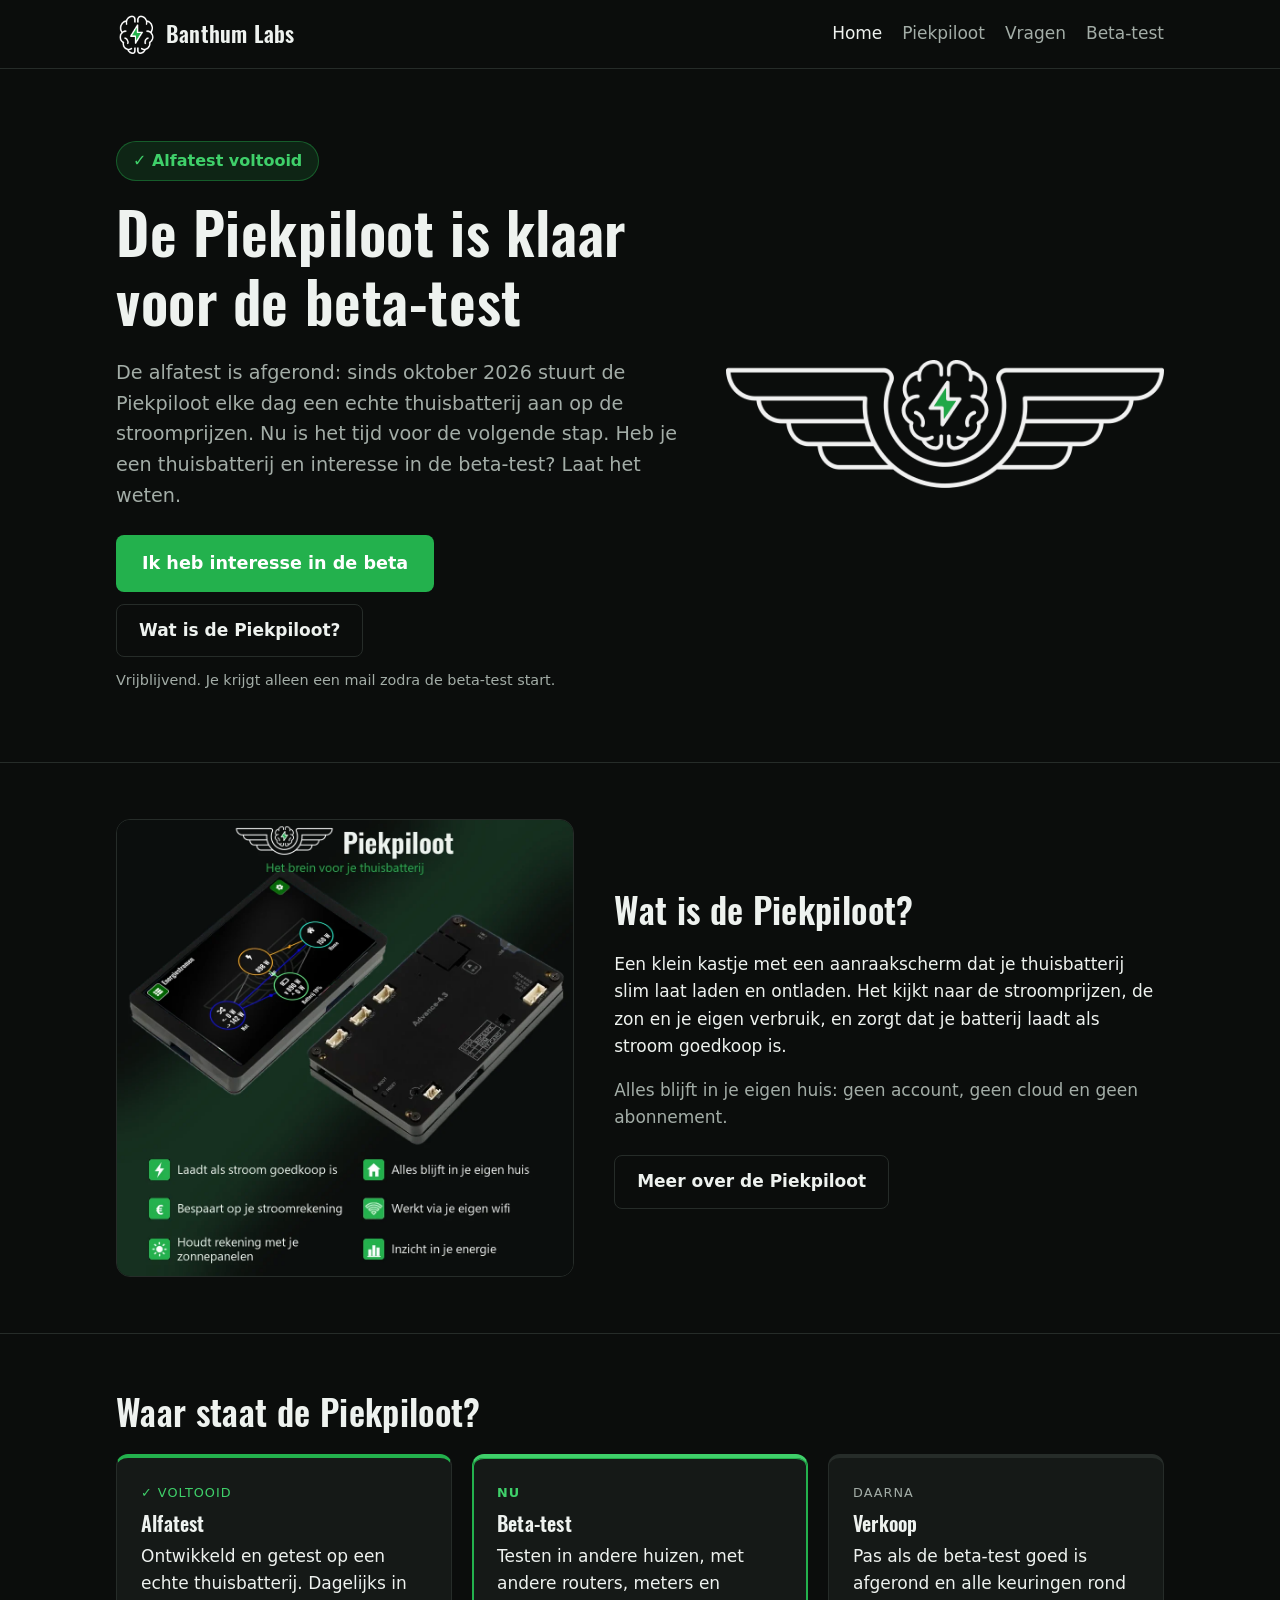
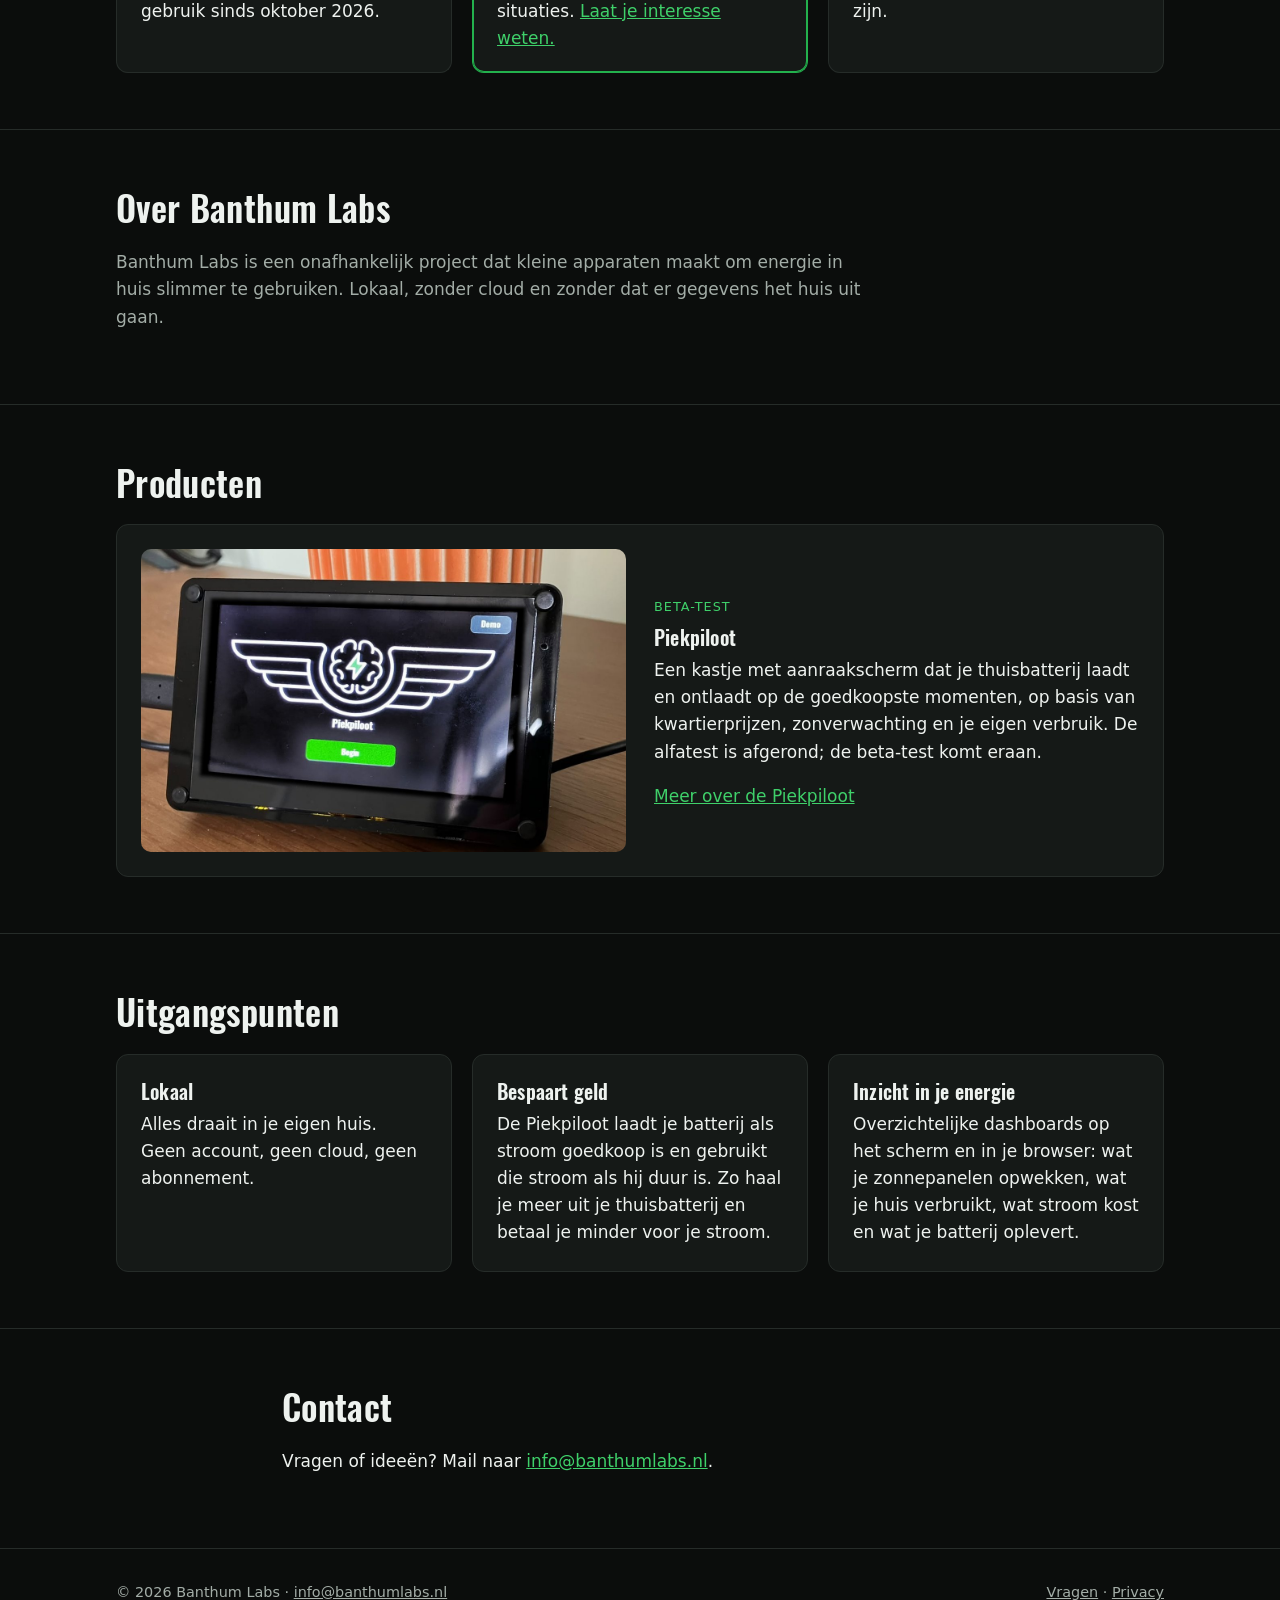
<file: index.html>
<!doctype html>
<html lang="nl">
<head>
  <meta charset="utf-8">
  <meta name="viewport" content="width=device-width, initial-scale=1">
  <title>Banthum Labs - slimme, lokale aansturing voor je thuisbatterij</title>
  <meta name="description" content="Banthum Labs is een onafhankelijk project dat slimme, lokale apparaten maakt voor energie in huis. Eerste product: de Piekpiloot, die je thuisbatterij aanstuurt op dynamische stroomprijzen.">
  <link rel="canonical" href="https://banthumlabs.nl/">
  <link rel="icon" href="img/logo.png" type="image/png">
  <link rel="stylesheet" href="style.css?v=20261112b">
  <meta property="og:type" content="website">
  <meta property="og:locale" content="nl_NL">
  <meta property="og:site_name" content="Banthum Labs">
  <meta property="og:title" content="Banthum Labs - slimme, lokale aansturing voor je thuisbatterij">
  <meta property="og:description" content="Alfatest voltooid: de Piekpiloot is klaar voor de beta-test. Heb je een thuisbatterij? Laat je interesse weten.">
  <meta property="og:url" content="https://banthumlabs.nl/">
  <meta property="og:image" content="https://banthumlabs.nl/img/og-image.png">
  <meta property="og:image:width" content="1200">
  <meta property="og:image:height" content="630">
  <meta name="twitter:card" content="summary_large_image">
  <script type="application/ld+json">
  {
    "@context": "https://schema.org",
    "@type": "Organization",
    "name": "Banthum Labs",
    "url": "https://banthumlabs.nl/",
    "logo": "https://banthumlabs.nl/img/logo.png",
    "email": "info@banthumlabs.nl"
  }
  </script>
</head>
<body>

<header class="kop">
  <div class="binnen">
    <a class="merk" href="index.html"><img src="img/logo.png" alt="">Banthum Labs</a>
    <nav class="menu">
      <a href="index.html" aria-current="page">Home</a>
      <a href="piekpiloot.html">Piekpiloot</a>
      <a href="faq.html">Vragen</a>
      <a href="beta.html">Beta-test</a>
    </nav>
  </div>
</header>

<main>

  <section class="held">
    <div class="binnen">
      <div>
        <span class="label-groot">&#10003; Alfatest voltooid</span>
        <h1>De Piekpiloot is klaar voor de beta&#8209;test</h1>
        <p class="groot">De alfatest is afgerond: sinds oktober 2026 stuurt de Piekpiloot elke dag een echte thuisbatterij aan op de stroomprijzen. Nu is het tijd voor de volgende stap. Heb je een thuisbatterij en interesse in de beta-test? Laat het weten.</p>
        <div class="knoppen">
          <a class="knop groot" href="beta.html">Ik heb interesse in de beta</a>
          <a class="knop rustig" href="piekpiloot.html">Wat is de Piekpiloot?</a>
        </div>
        <p class="zacht klein">Vrijblijvend. Je krijgt alleen een mail zodra de beta-test start.</p>
      </div>
      <img class="beeld breed" src="img/piekpiloot.png" alt="Logo van de Piekpiloot: brein met groene bliksem tussen vleugels">
    </div>
  </section>

  <section class="sectie">
    <div class="binnen uitgelicht">
      <img src="img/piekpiloot_overzicht.webp" width="1000" height="1000" loading="lazy" alt="De Piekpiloot: laadt als stroom goedkoop is, bespaart op je stroomrekening, houdt rekening met je zonnepanelen, alles blijft in je eigen huis, werkt via je eigen wifi en geeft inzicht in je energie">
      <div>
        <h2>Wat is de Piekpiloot?</h2>
        <p class="groot">Een klein kastje met een aanraakscherm dat je thuisbatterij slim laat laden en ontladen. Het kijkt naar de stroomprijzen, de zon en je eigen verbruik, en zorgt dat je batterij laadt als stroom goedkoop is.</p>
        <p class="zacht">Alles blijft in je eigen huis: geen account, geen cloud en geen abonnement.</p>
        <div class="knoppen">
          <a class="knop rustig" href="piekpiloot.html">Meer over de Piekpiloot</a>
        </div>
      </div>
    </div>
  </section>

  <section class="sectie">
    <div class="binnen">
      <h2>Waar staat de Piekpiloot?</h2>
      <ol class="stappen">
        <li class="klaar">
          <span class="stap-status">&#10003; Voltooid</span>
          <h3>Alfatest</h3>
          <p>Ontwikkeld en getest op een echte thuisbatterij. Dagelijks in gebruik sinds oktober 2026.</p>
        </li>
        <li class="nu">
          <span class="stap-status">Nu</span>
          <h3>Beta-test</h3>
          <p>Testen in andere huizen, met andere routers, meters en situaties. <a href="beta.html">Laat je interesse weten.</a></p>
        </li>
        <li>
          <span class="stap-status">Daarna</span>
          <h3>Verkoop</h3>
          <p>Pas als de beta-test goed is afgerond en alle keuringen rond zijn.</p>
        </li>
      </ol>
    </div>
  </section>

  <section class="sectie">
    <div class="binnen">
      <h2>Over Banthum Labs</h2>
      <p class="tekst zacht">Banthum Labs is een onafhankelijk project dat kleine apparaten maakt om energie in huis slimmer te gebruiken. Lokaal, zonder cloud en zonder dat er gegevens het huis uit gaan.</p>
    </div>
  </section>

  <section class="sectie">
    <div class="binnen">
      <h2>Producten</h2>
      <div class="kaarten">
        <article class="kaart product">
          <a href="piekpiloot.html"><img src="img/foto/piekpiloot_voorkant.jpg" width="1200" height="750" loading="lazy" alt="Het kastje van de Piekpiloot op tafel, met het welkomstscherm"></a>
          <div>
            <span class="label">Beta-test</span>
            <h3>Piekpiloot</h3>
            <p>Een kastje met aanraakscherm dat je thuisbatterij laadt en ontlaadt op de goedkoopste momenten, op basis van kwartierprijzen, zonverwachting en je eigen verbruik. De alfatest is afgerond; de beta-test komt eraan.</p>
            <p><a href="piekpiloot.html">Meer over de Piekpiloot</a></p>
          </div>
        </article>
      </div>
    </div>
  </section>

  <section class="sectie">
    <div class="binnen">
      <h2>Uitgangspunten</h2>
      <div class="kaarten">
        <div class="kaart">
          <h3>Lokaal</h3>
          <p>Alles draait in je eigen huis. Geen account, geen cloud, geen abonnement.</p>
        </div>
        <div class="kaart">
          <h3>Bespaart geld</h3>
          <p>De Piekpiloot laadt je batterij als stroom goedkoop is en gebruikt die stroom als hij duur is. Zo haal je meer uit je thuisbatterij en betaal je minder voor je stroom.</p>
        </div>
        <div class="kaart">
          <h3>Inzicht in je energie</h3>
          <p>Overzichtelijke dashboards op het scherm en in je browser: wat je zonnepanelen opwekken, wat je huis verbruikt, wat stroom kost en wat je batterij oplevert.</p>
        </div>
      </div>
    </div>
  </section>

  <section class="sectie" id="contact">
    <div class="binnen tekst">
      <h2>Contact</h2>
      <p>Vragen of ideeën? Mail naar <a href="mailto:info@banthumlabs.nl">info@banthumlabs.nl</a>.</p>
    </div>
  </section>

</main>

<footer class="voet">
  <div class="binnen">
    <span>&copy; 2026 Banthum Labs &middot; <a href="mailto:info@banthumlabs.nl">info@banthumlabs.nl</a></span>
    <span><a href="faq.html">Vragen</a> &middot; <a href="privacy.html">Privacy</a></span>
  </div>
</footer>

<!-- Anonieme bezoekersteller (GoatCounter): geen cookies, geen persoonsgegevens -->
<script data-goatcounter="https://banthumlabs.goatcounter.com/count" async src="https://gc.zgo.at/count.js"></script>
</body>
</html>
</file>
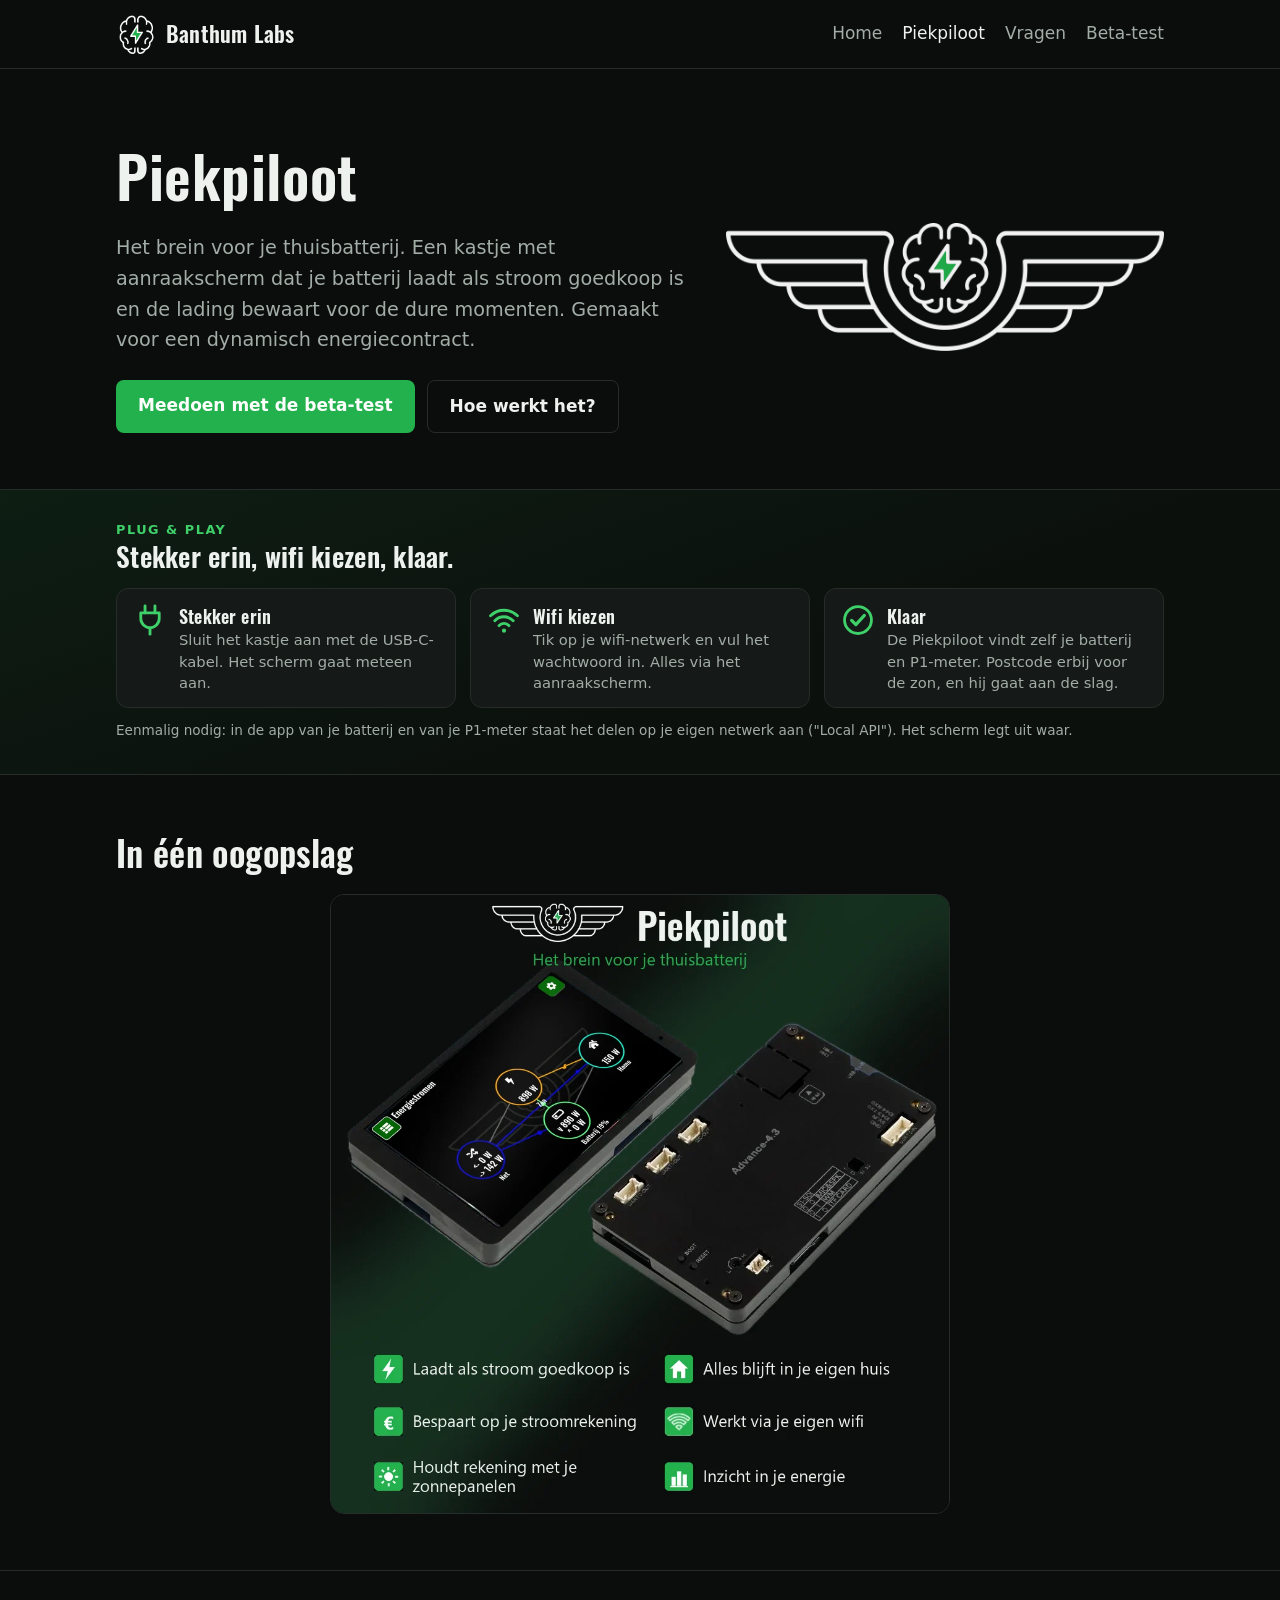
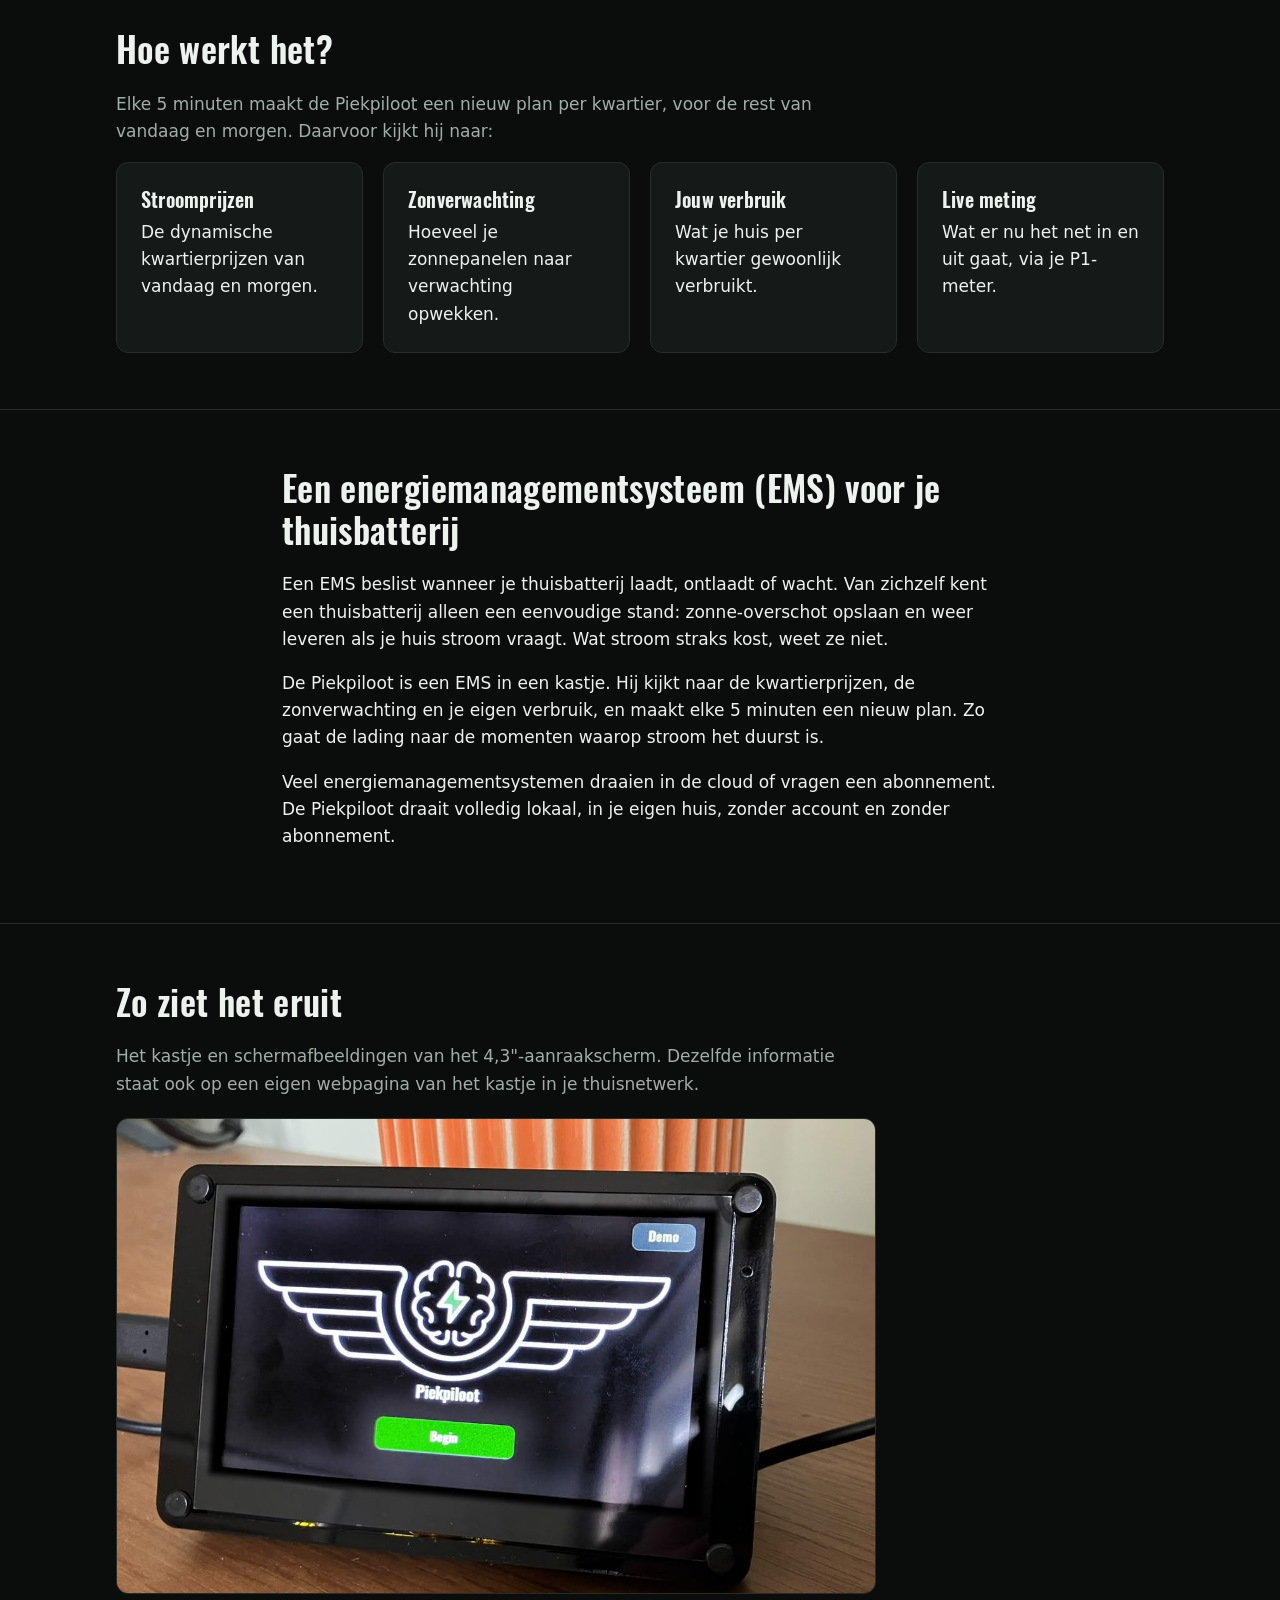
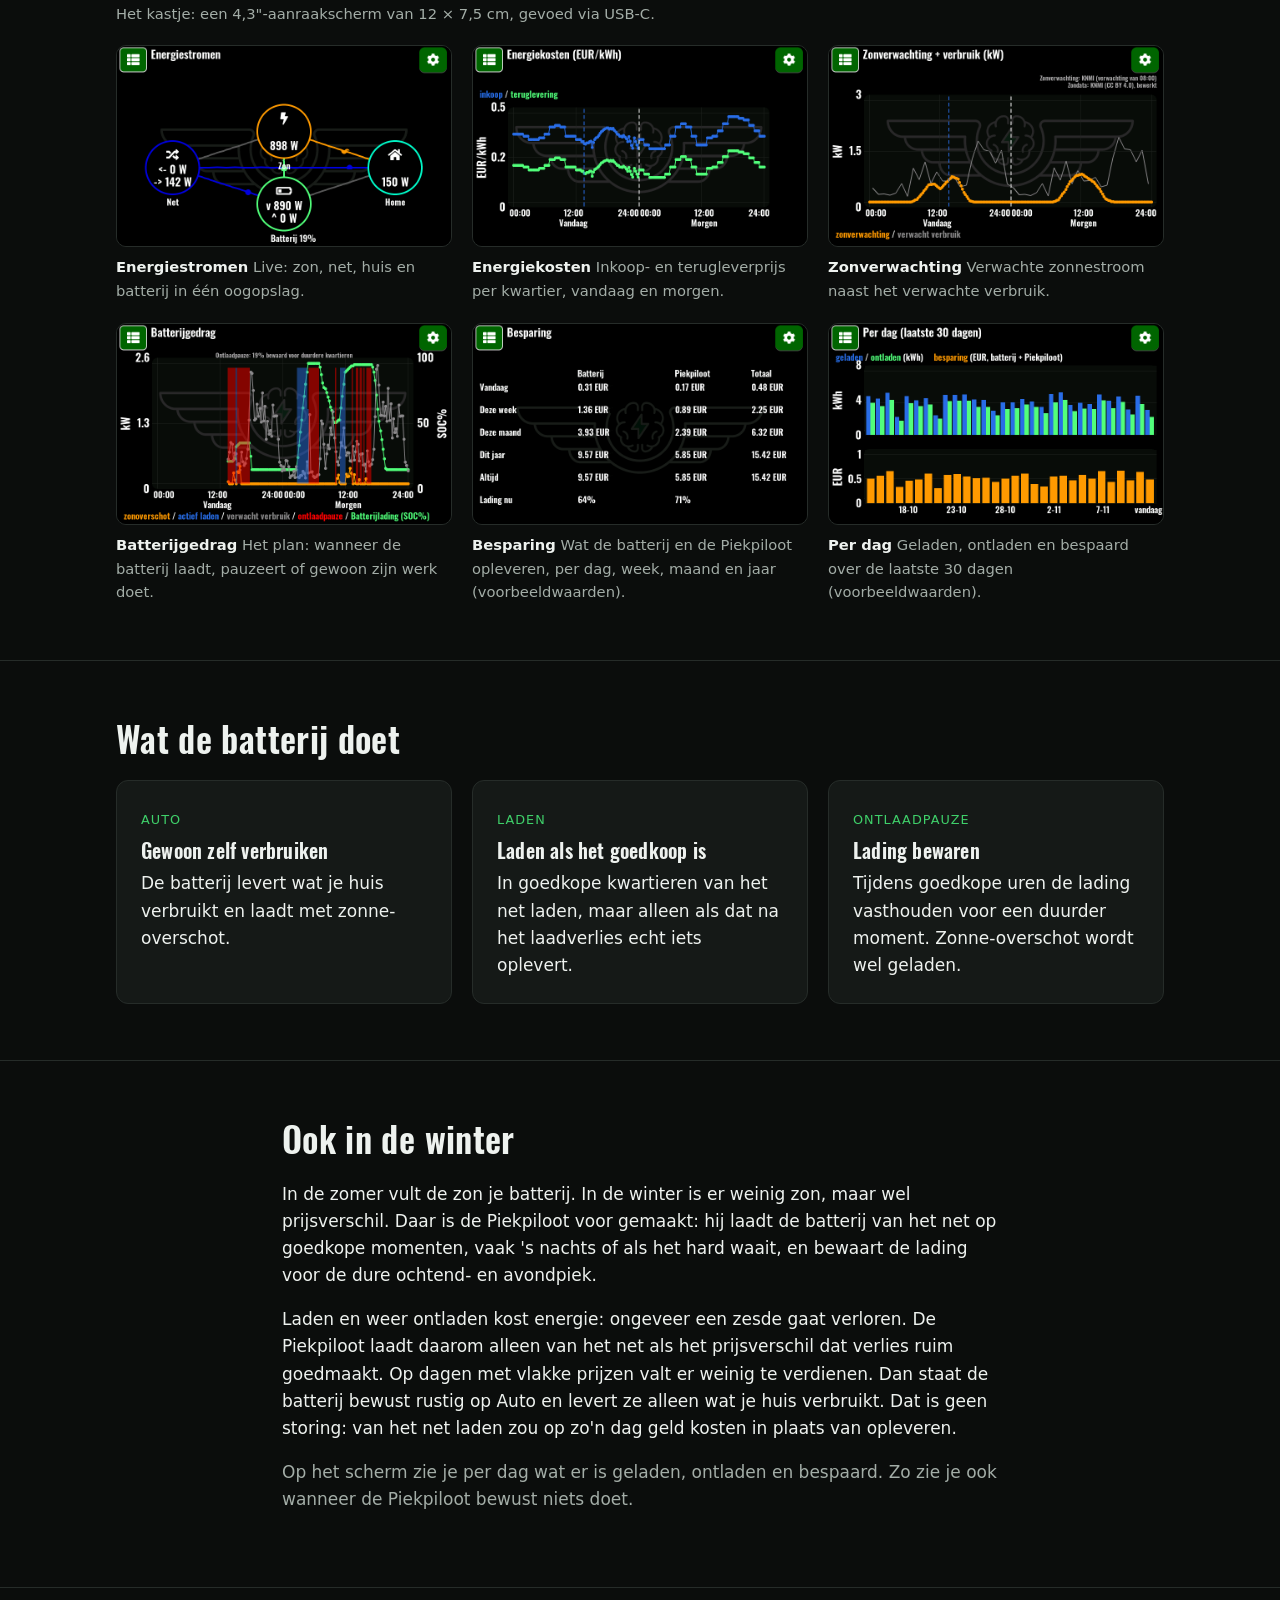
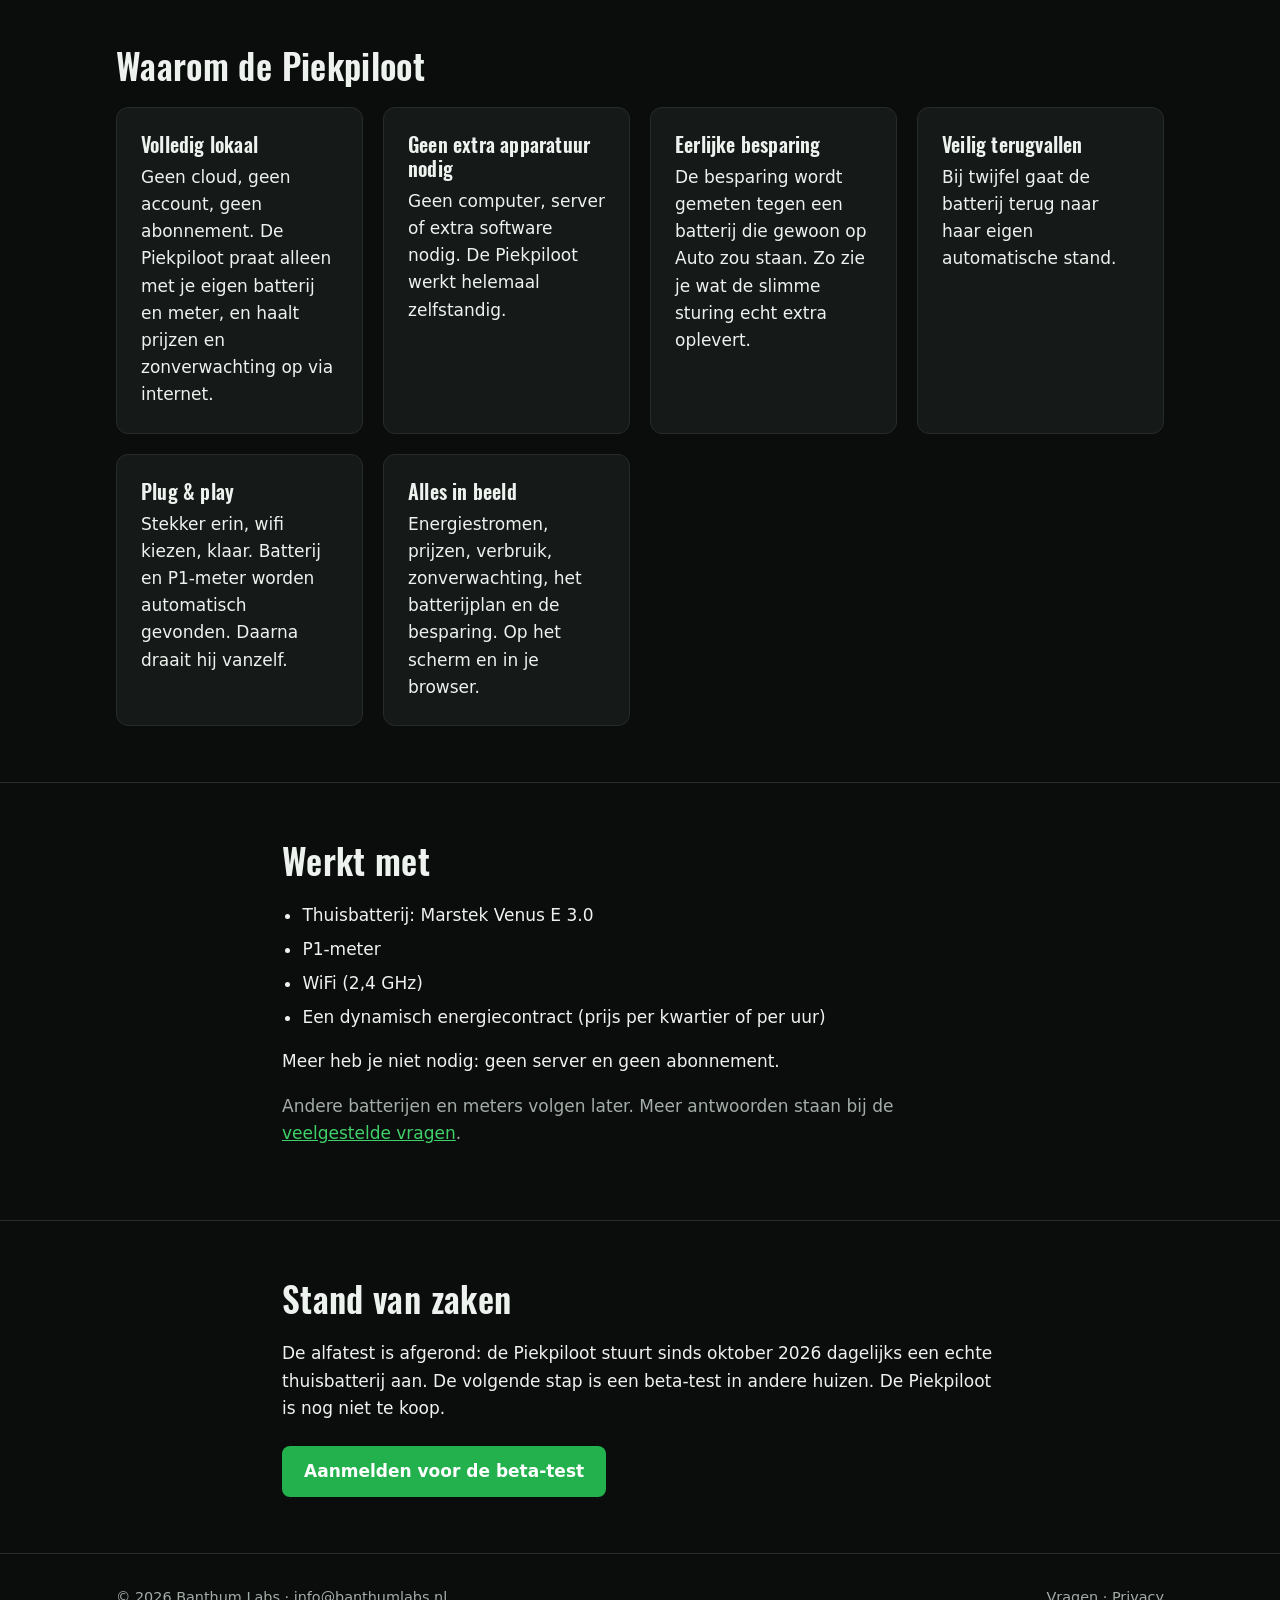
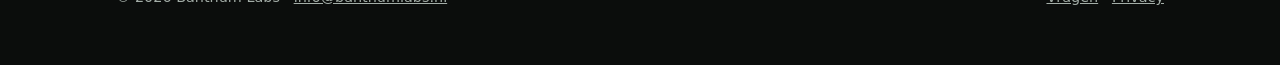
<file: batterijpiloot.html>
<!doctype html>
<html lang="nl">
<head>
  <meta charset="utf-8">
  <title>De Batterijpiloot heet nu Piekpiloot</title>
  <link rel="canonical" href="https://banthumlabs.nl/piekpiloot.html">
  <meta http-equiv="refresh" content="0; url=piekpiloot.html">
  <meta name="robots" content="noindex">
  <link rel="icon" href="img/logo.png" type="image/png">
</head>
<body>
  <p>De Batterijpiloot heet nu Piekpiloot. <a href="piekpiloot.html">Ga naar de Piekpiloot</a>.</p>
</body>
</html>
</file>
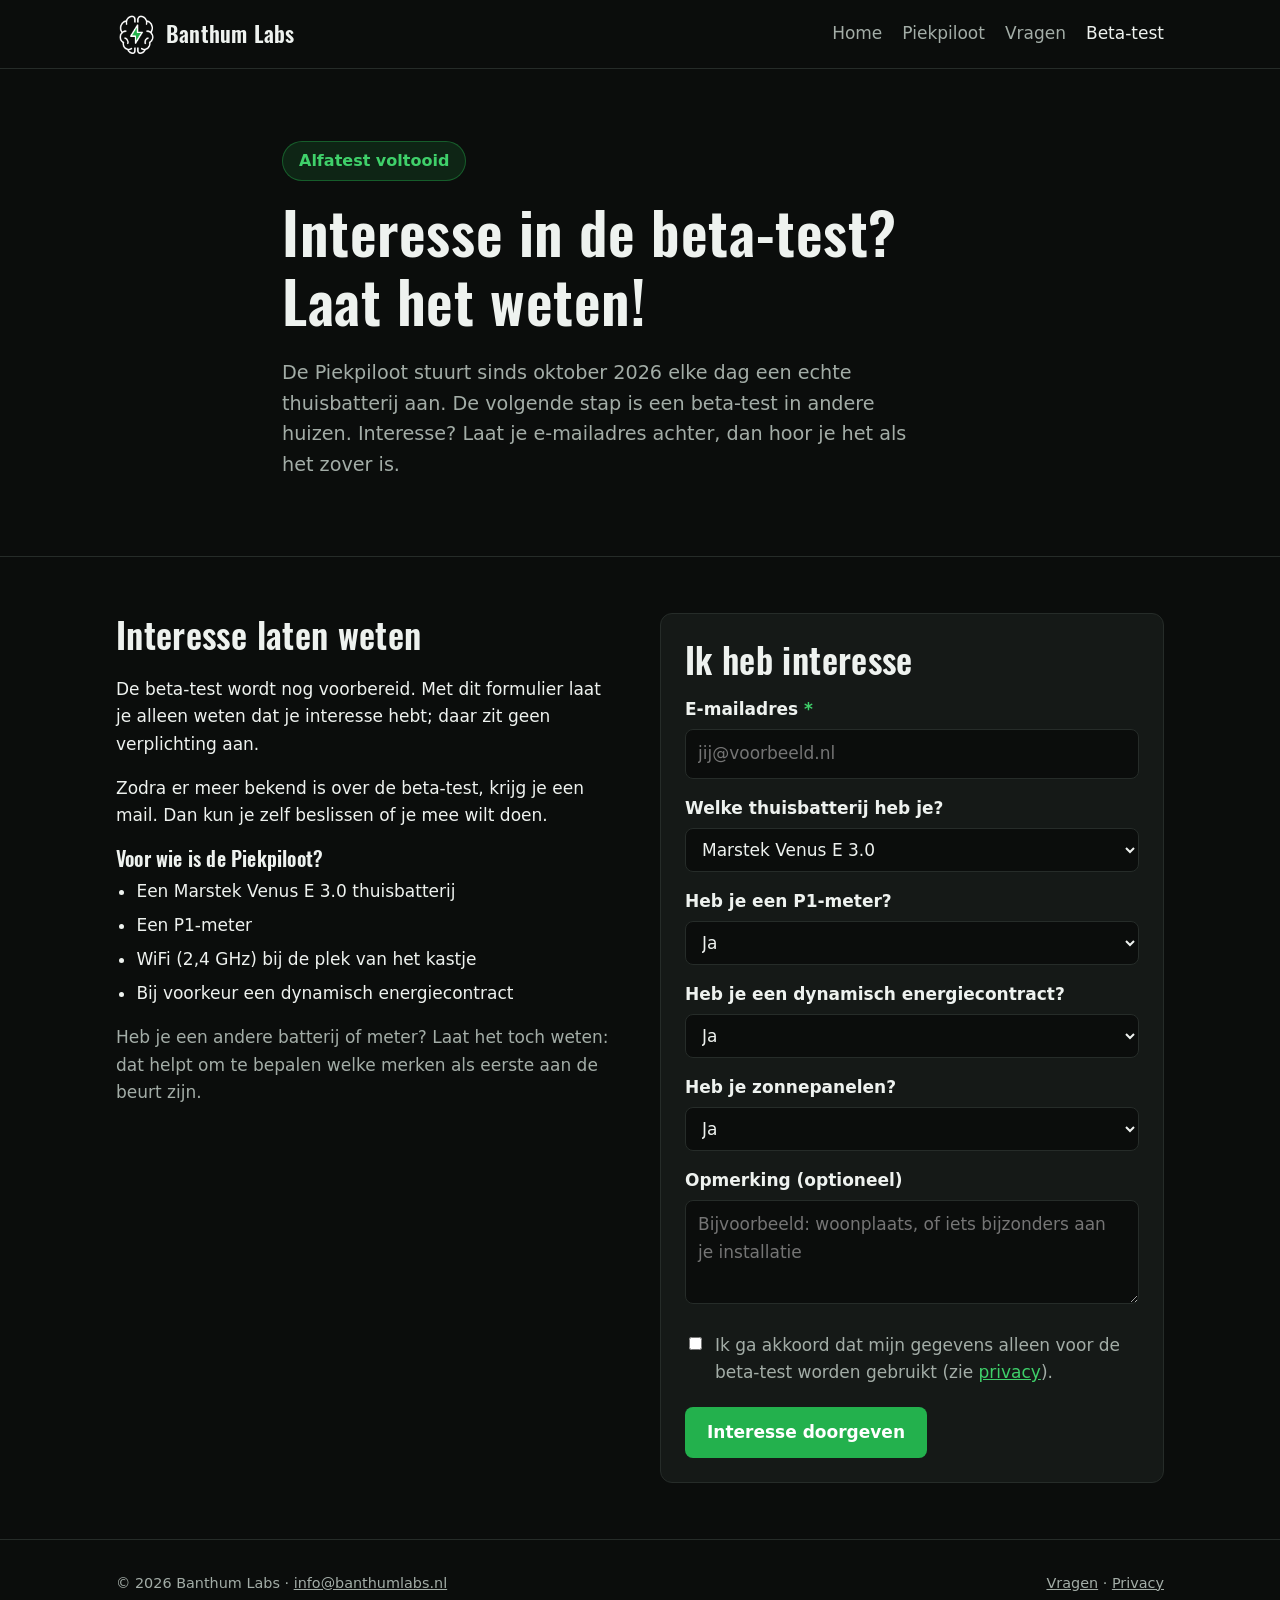
<file: beta.html>
<!doctype html>
<html lang="nl">
<head>
  <meta charset="utf-8">
  <meta name="viewport" content="width=device-width, initial-scale=1">
  <title>Beta-test Piekpiloot - laat je interesse weten</title>
  <meta name="description" content="De alfatest van de Piekpiloot is voltooid. Interesse in de beta-test? Laat je e-mailadres achter, vrijblijvend.">
  <link rel="canonical" href="https://banthumlabs.nl/beta.html">
  <link rel="icon" href="img/logo.png" type="image/png">
  <link rel="stylesheet" href="style.css?v=20261112b">
  <meta property="og:type" content="website">
  <meta property="og:locale" content="nl_NL">
  <meta property="og:site_name" content="Banthum Labs">
  <meta property="og:title" content="Alfatest voltooid - doe mee met de beta-test van de Piekpiloot">
  <meta property="og:description" content="Interesse in de beta-test van de Piekpiloot? Laat het vrijblijvend weten.">
  <meta property="og:url" content="https://banthumlabs.nl/beta.html">
  <meta property="og:image" content="https://banthumlabs.nl/img/og-image.png">
  <meta property="og:image:width" content="1200">
  <meta property="og:image:height" content="630">
  <meta name="twitter:card" content="summary_large_image">
</head>
<body>

<header class="kop">
  <div class="binnen">
    <a class="merk" href="index.html"><img src="img/logo.png" alt="">Banthum Labs</a>
    <nav class="menu">
      <a href="index.html">Home</a>
      <a href="piekpiloot.html">Piekpiloot</a>
      <a href="faq.html">Vragen</a>
      <a href="beta.html" aria-current="page">Beta-test</a>
    </nav>
  </div>
</header>

<main>

  <section class="held">
    <div class="binnen tekst" style="display:block">
      <span class="label-groot">Alfatest voltooid</span>
      <h1>Interesse in de beta-test? Laat het weten!</h1>
      <p class="groot">De Piekpiloot stuurt sinds oktober 2026 elke dag een echte thuisbatterij aan. De volgende stap is een beta-test in andere huizen. Interesse? Laat je e-mailadres achter, dan hoor je het als het zover is.</p>
    </div>
  </section>

  <section class="sectie">
    <div class="binnen">
      <div class="twee">
        <div>
          <h2>Interesse laten weten</h2>
          <p>De beta-test wordt nog voorbereid. Met dit formulier laat je alleen weten dat je interesse hebt; daar zit geen verplichting aan.</p>
          <p>Zodra er meer bekend is over de beta-test, krijg je een mail. Dan kun je zelf beslissen of je mee wilt doen.</p>
          <h3>Voor wie is de Piekpiloot?</h3>
          <ul class="lijst">
            <li>Een Marstek Venus E 3.0 thuisbatterij</li>
            <li>Een P1-meter</li>
            <li>WiFi (2,4 GHz) bij de plek van het kastje</li>
            <li>Bij voorkeur een dynamisch energiecontract</li>
          </ul>
          <p class="zacht">Heb je een andere batterij of meter? Laat het toch weten: dat helpt om te bepalen welke merken als eerste aan de beurt zijn.</p>
        </div>

        <form class="formulier kaart" id="beta-formulier" novalidate>
          <h2>Ik heb interesse</h2>

          <label for="email">E-mailadres <span class="verplicht">*</span></label>
          <input type="email" id="email" name="email" required autocomplete="email" placeholder="jij@voorbeeld.nl">

          <label for="batterij">Welke thuisbatterij heb je?</label>
          <select id="batterij" name="batterij">
            <option>Marstek Venus E 3.0</option>
            <option>Marstek Venus (ander model)</option>
            <option>Ander merk</option>
            <option>Nog geen batterij</option>
          </select>

          <label for="meter">Heb je een P1-meter?</label>
          <select id="meter" name="meter">
            <option>Ja</option>
            <option>Nee</option>
            <option>Weet ik niet</option>
          </select>

          <label for="contract">Heb je een dynamisch energiecontract?</label>
          <select id="contract" name="contract">
            <option>Ja</option>
            <option>Nee</option>
            <option>Ik ben van plan over te stappen</option>
          </select>

          <label for="zon">Heb je zonnepanelen?</label>
          <select id="zon" name="zon">
            <option>Ja</option>
            <option>Nee</option>
          </select>

          <label for="opmerking">Opmerking (optioneel)</label>
          <textarea id="opmerking" name="opmerking" rows="3" placeholder="Bijvoorbeeld: woonplaats, of iets bijzonders aan je installatie"></textarea>

          <label class="vinkje">
            <input type="checkbox" id="akkoord" name="akkoord" required>
            <span>Ik ga akkoord dat mijn gegevens alleen voor de beta-test worden gebruikt (zie <a href="privacy.html">privacy</a>).</span>
          </label>

          <button class="knop" type="submit">Interesse doorgeven</button>
          <p class="melding" id="melding" role="status" aria-live="polite"></p>
        </form>
      </div>
    </div>
  </section>

</main>

<footer class="voet">
  <div class="binnen">
    <span>&copy; 2026 Banthum Labs &middot; <a href="mailto:info@banthumlabs.nl">info@banthumlabs.nl</a></span>
    <span><a href="faq.html">Vragen</a> &middot; <a href="privacy.html">Privacy</a></span>
  </div>
</footer>

<script src="beta.js"></script>
<!-- Anonieme bezoekersteller (GoatCounter): geen cookies, geen persoonsgegevens -->
<script data-goatcounter="https://banthumlabs.goatcounter.com/count" async src="https://gc.zgo.at/count.js"></script>
</body>
</html>
</file>
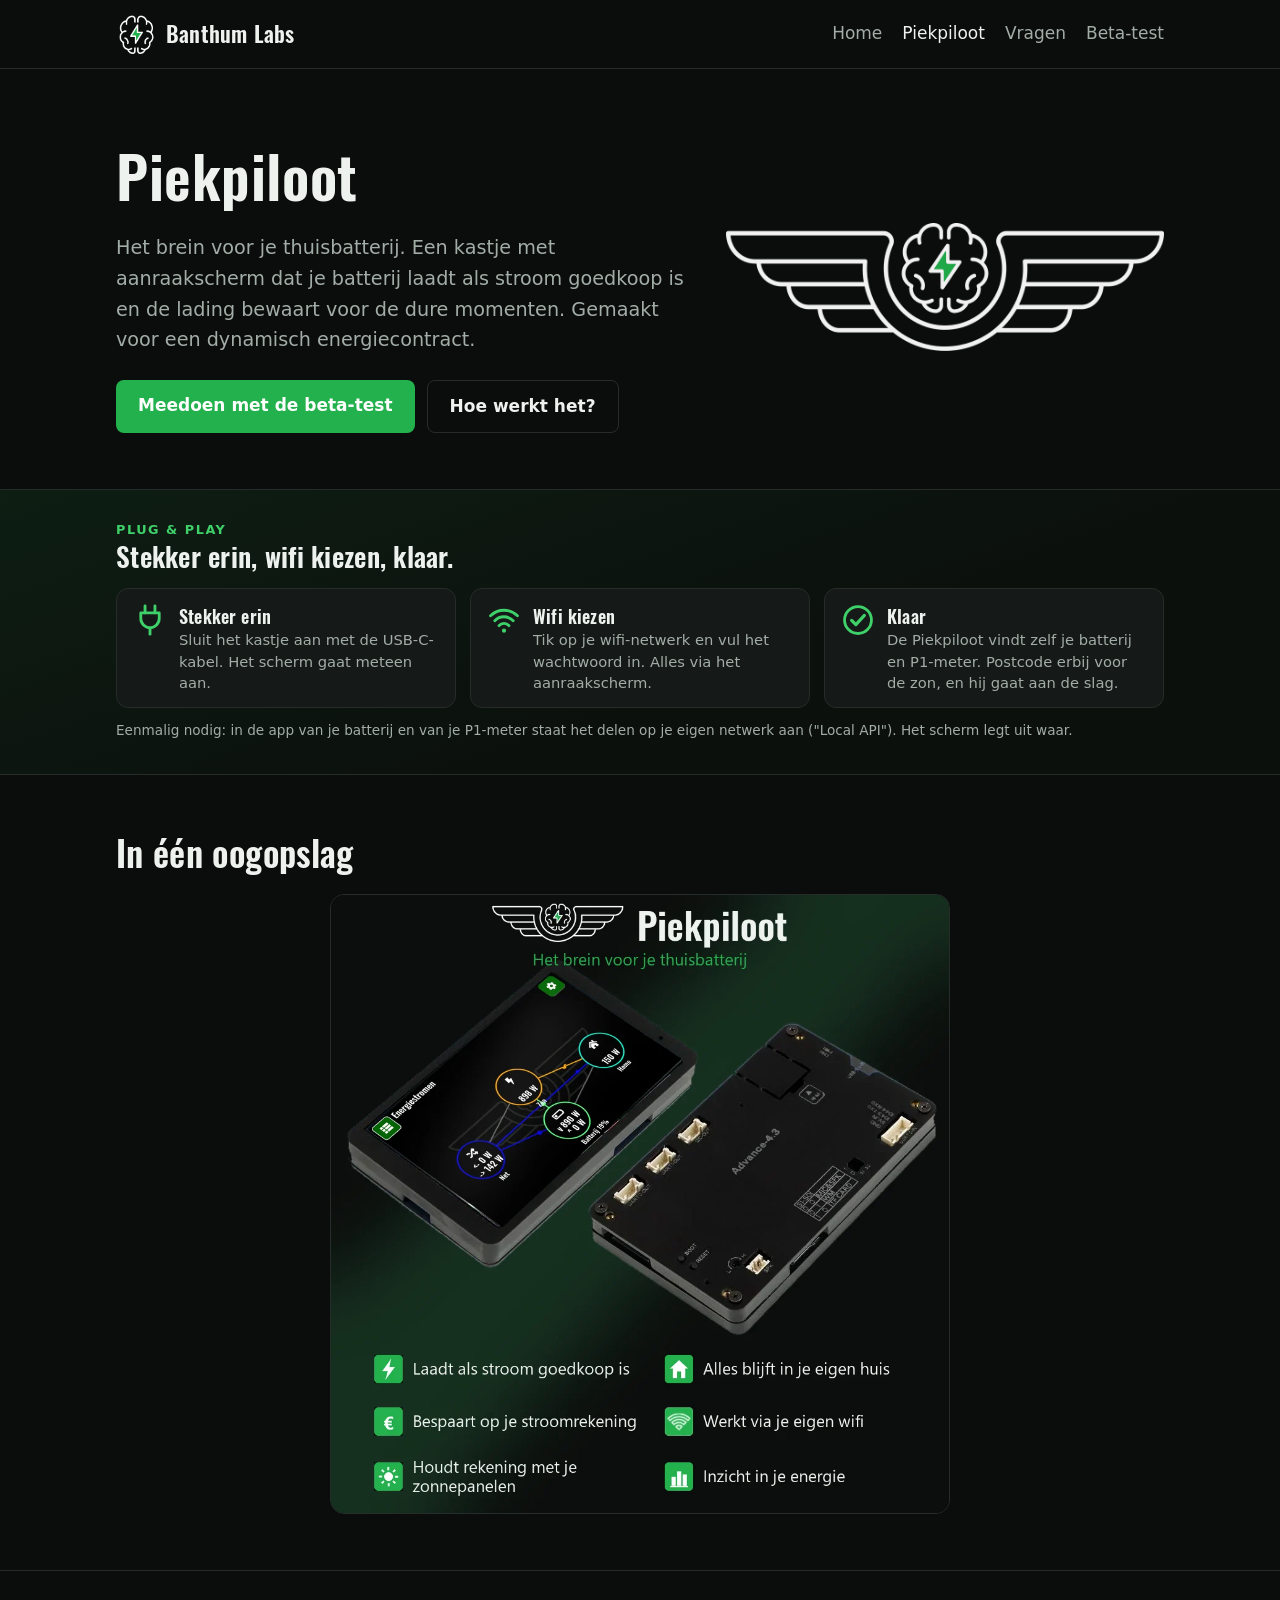
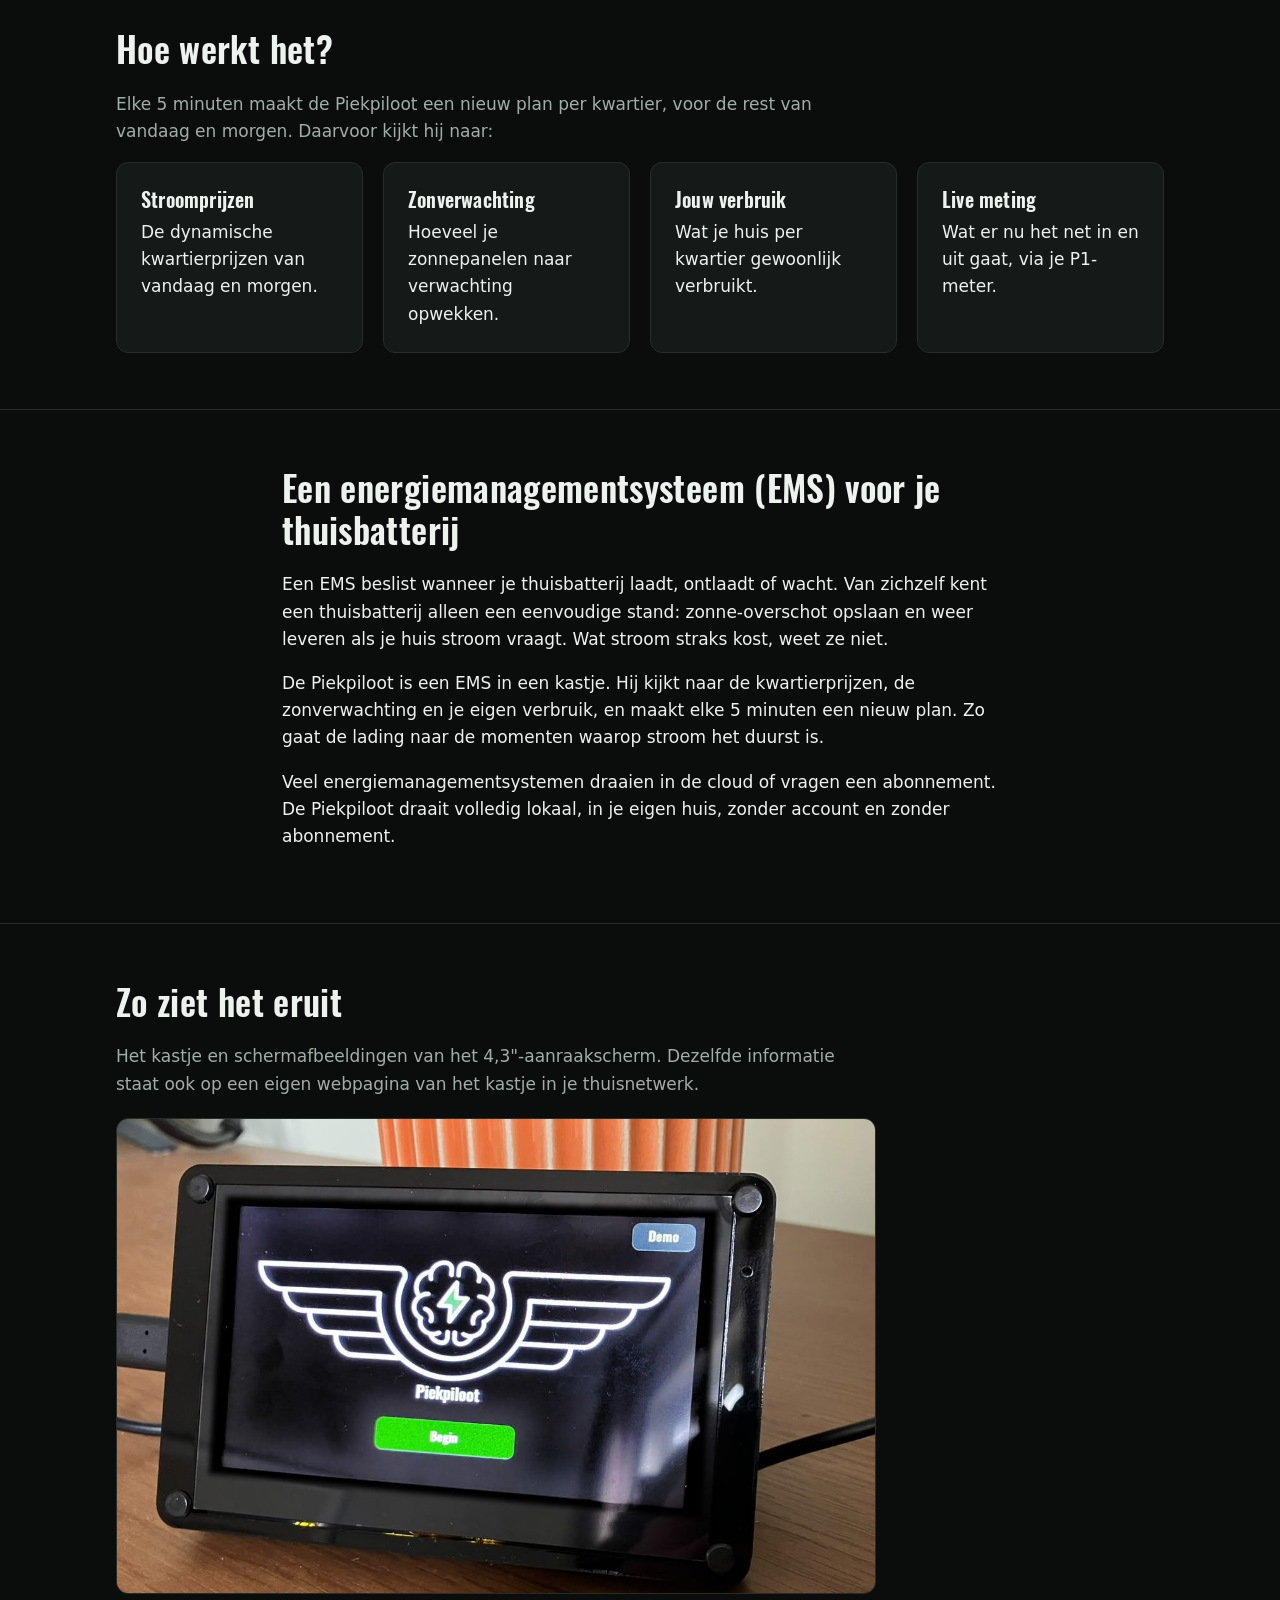
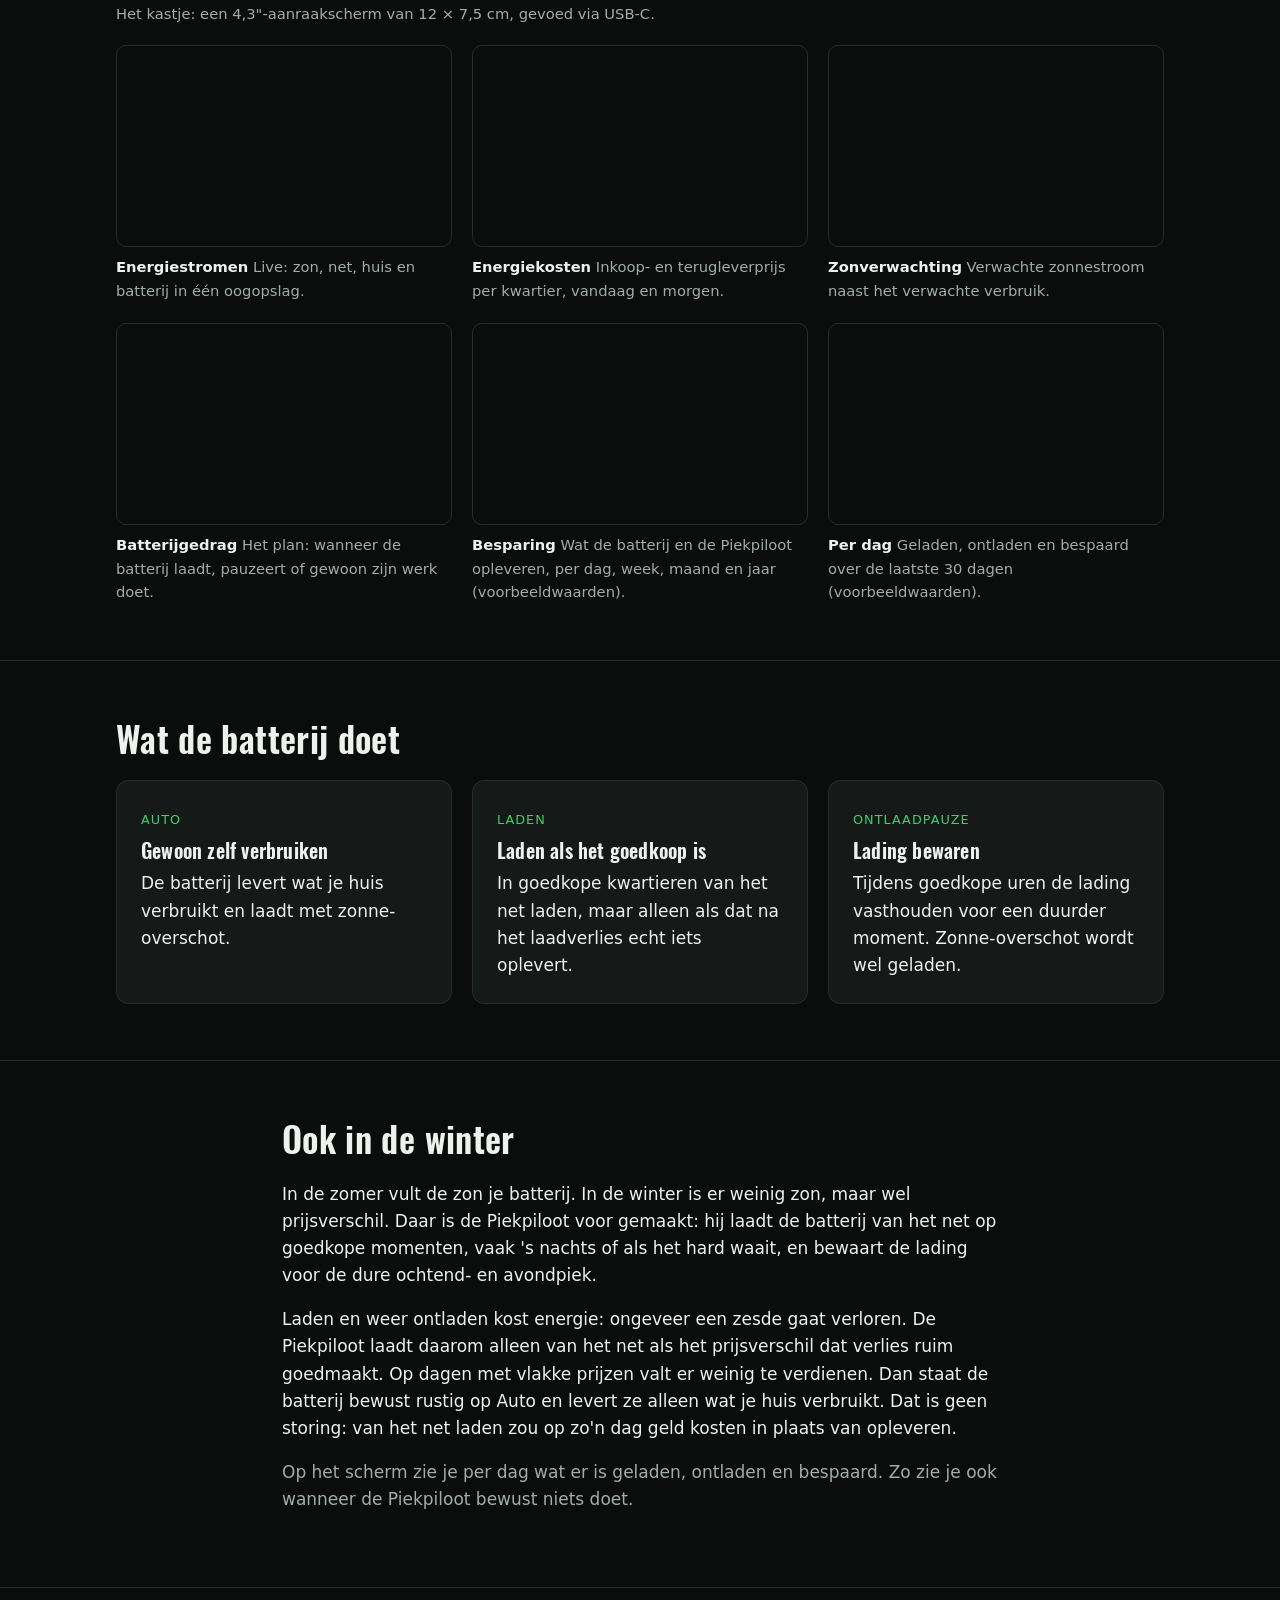
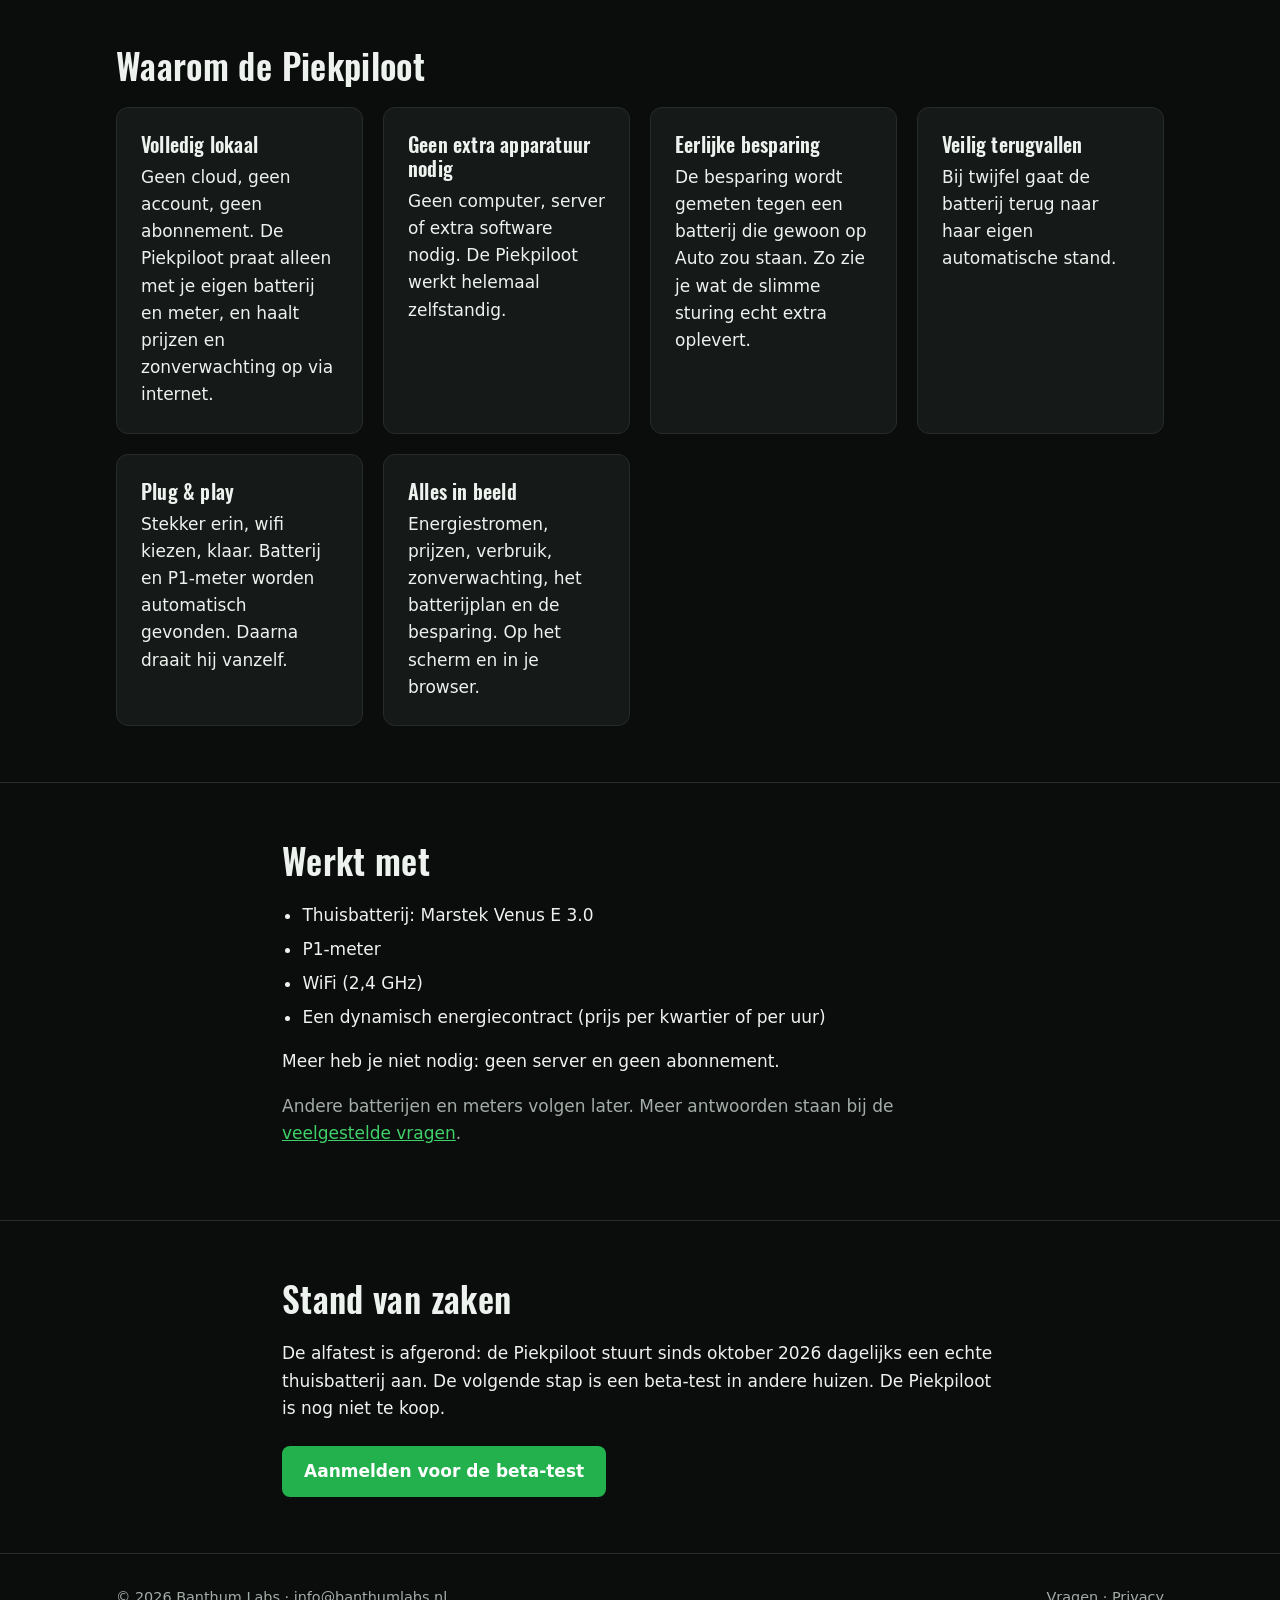
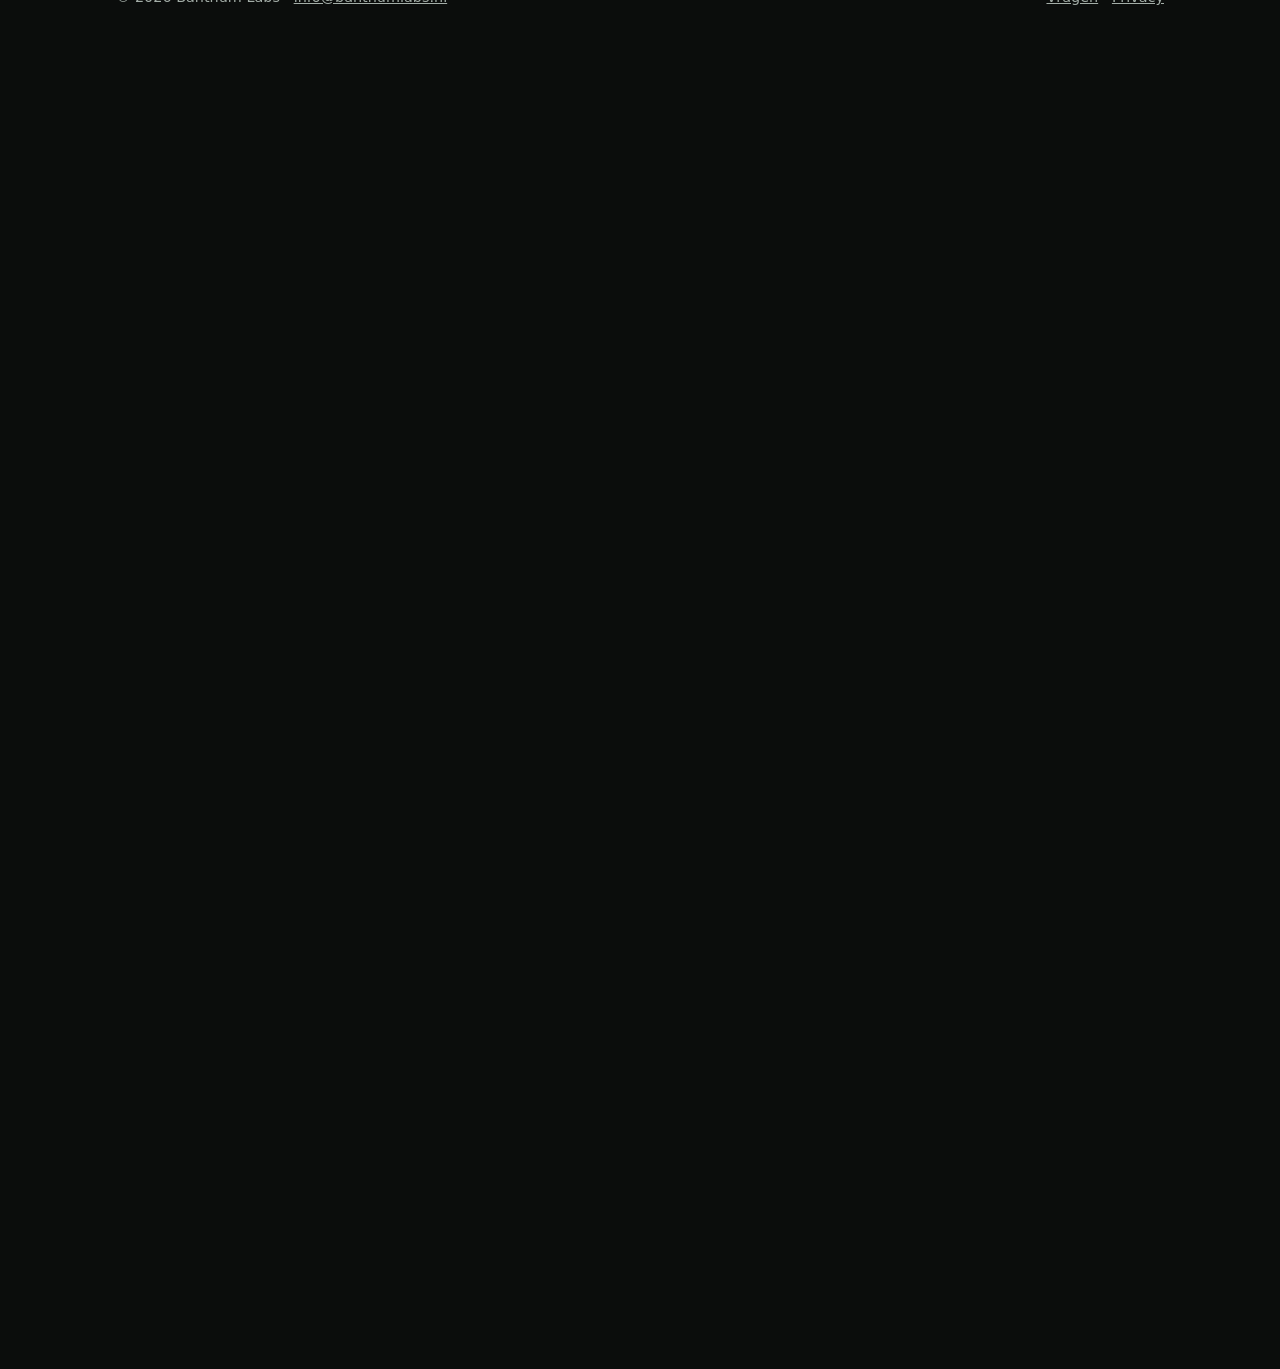
<file: bmsmachine.html>
<!doctype html>
<html lang="nl">
<head>
  <meta charset="utf-8">
  <title>De BMSmachine heet nu Piekpiloot</title>
  <link rel="canonical" href="https://banthumlabs.nl/piekpiloot.html">
  <meta http-equiv="refresh" content="0; url=piekpiloot.html">
  <meta name="robots" content="noindex">
  <link rel="icon" href="img/logo.png" type="image/png">
</head>
<body>
  <p>De BMSmachine heet nu Piekpiloot. <a href="piekpiloot.html">Ga naar de Piekpiloot</a>.</p>
</body>
</html>
</file>
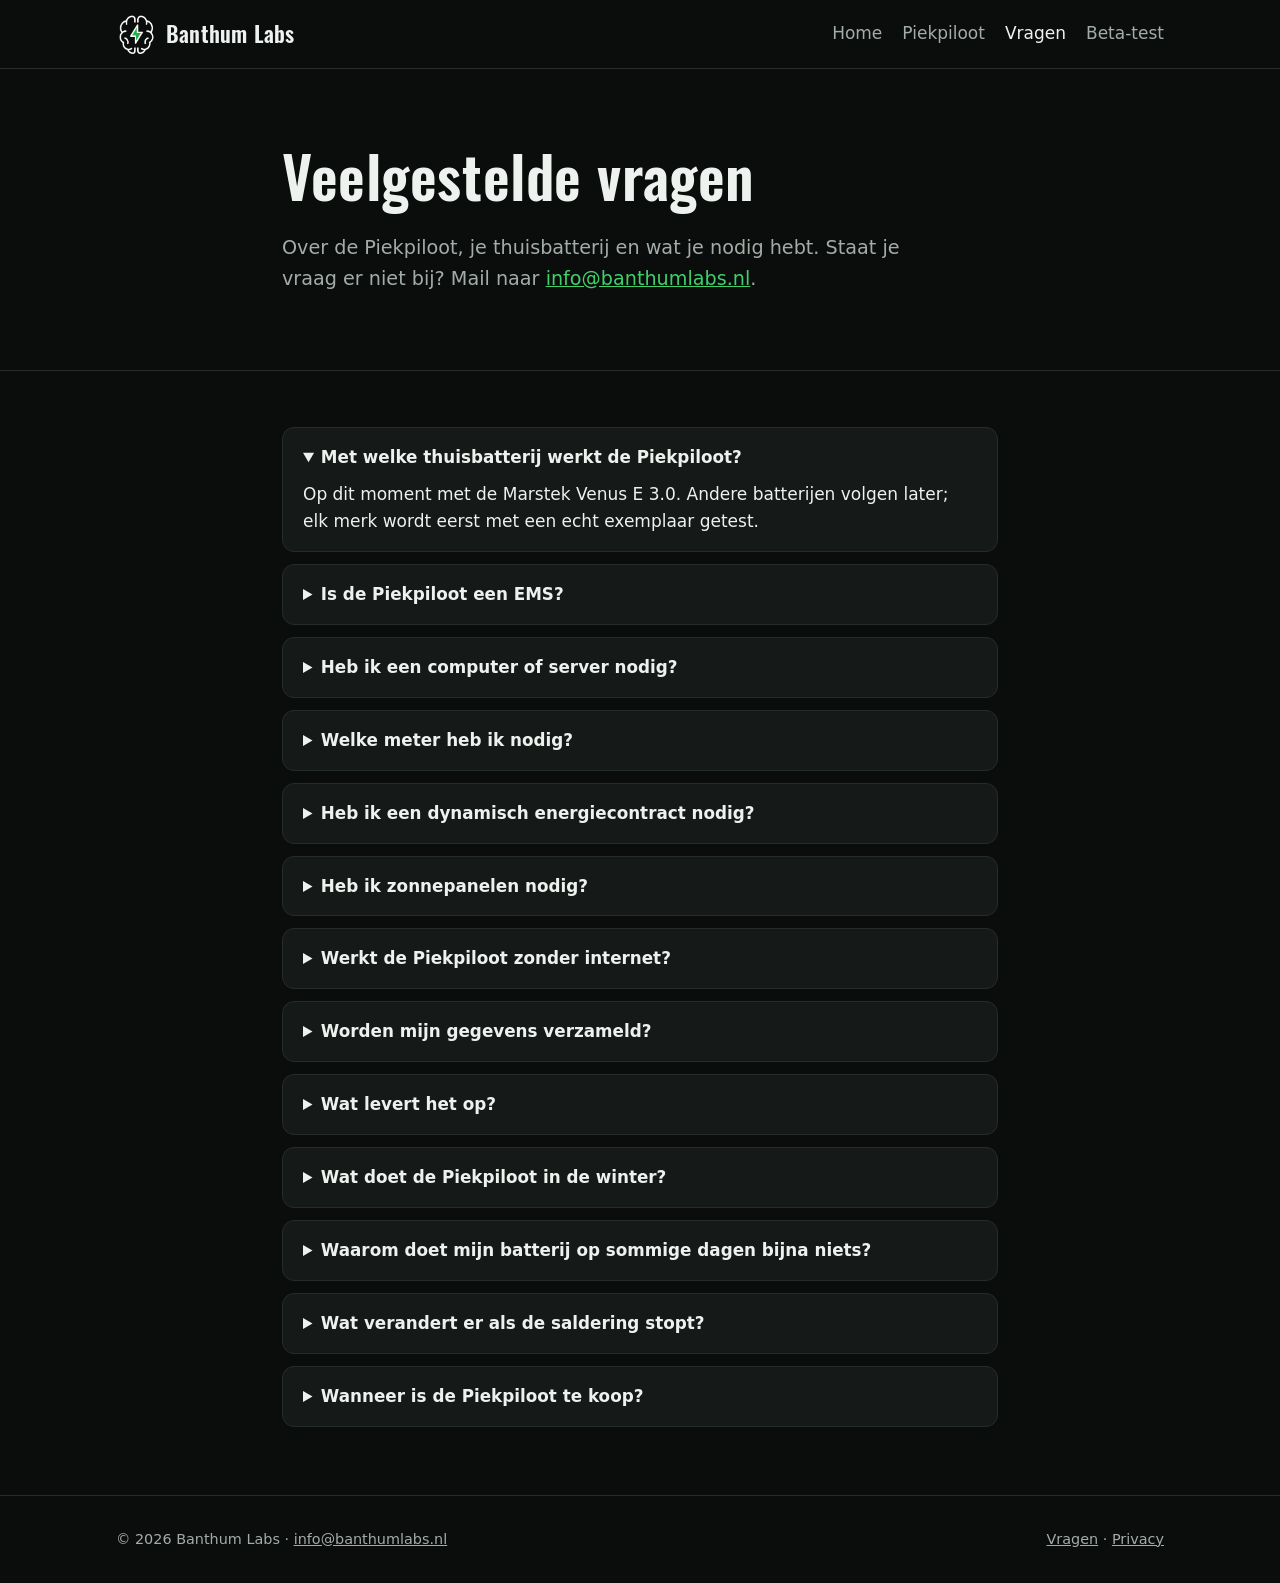
<file: faq.html>
<!doctype html>
<html lang="nl">
<head>
  <meta charset="utf-8">
  <meta name="viewport" content="width=device-width, initial-scale=1">
  <title>Veelgestelde vragen over de Piekpiloot - thuisbatterij slim aansturen</title>
  <meta name="description" content="Werkt de Piekpiloot met mijn Marstek thuisbatterij? Heb ik extra apparatuur of een dynamisch contract nodig? Antwoorden op veelgestelde vragen.">
  <link rel="canonical" href="https://banthumlabs.nl/faq.html">
  <link rel="icon" href="img/logo.png" type="image/png">
  <link rel="stylesheet" href="style.css?v=20261112b">
  <meta property="og:type" content="website">
  <meta property="og:locale" content="nl_NL">
  <meta property="og:site_name" content="Banthum Labs">
  <meta property="og:title" content="Veelgestelde vragen over de Piekpiloot">
  <meta property="og:description" content="Werkt het met mijn thuisbatterij? Heb ik extra apparatuur nodig? Antwoorden op de meest gestelde vragen.">
  <meta property="og:url" content="https://banthumlabs.nl/faq.html">
  <meta property="og:image" content="https://banthumlabs.nl/img/og-image.png">
  <meta property="og:image:width" content="1200">
  <meta property="og:image:height" content="630">
  <meta name="twitter:card" content="summary_large_image">
  <script type="application/ld+json">
  {
    "@context": "https://schema.org",
    "@type": "FAQPage",
    "mainEntity": [
      { "@type": "Question", "name": "Met welke thuisbatterij werkt de Piekpiloot?",
        "acceptedAnswer": { "@type": "Answer", "text": "Op dit moment met de Marstek Venus E 3.0. Andere batterijen volgen later; elk merk wordt eerst met een echt exemplaar getest." } },
      { "@type": "Question", "name": "Is de Piekpiloot een EMS?",
        "acceptedAnswer": { "@type": "Answer", "text": "Ja. De Piekpiloot is een energiemanagementsysteem (EMS) voor je thuisbatterij. Hij bepaalt per kwartier of de batterij laadt, de lading bewaart of gewoon levert wat je huis verbruikt, op basis van stroomprijzen, zonverwachting en je verbruik. Alles draait lokaal in het kastje." } },
      { "@type": "Question", "name": "Heb ik een computer of server nodig?",
        "acceptedAnswer": { "@type": "Answer", "text": "Nee. De Piekpiloot werkt helemaal zelfstandig. Je hebt geen computer, server of extra software nodig." } },
      { "@type": "Question", "name": "Welke meter heb ik nodig?",
        "acceptedAnswer": { "@type": "Answer", "text": "Een P1-meter op je slimme meter. Daarmee ziet de Piekpiloot live wat er het net in en uit gaat." } },
      { "@type": "Question", "name": "Heb ik een dynamisch energiecontract nodig?",
        "acceptedAnswer": { "@type": "Answer", "text": "De Piekpiloot haalt zijn voordeel uit wisselende prijzen per kwartier of per uur. Met een vast tarief valt er weinig te winnen; een dynamisch contract is dus sterk aan te raden." } },
      { "@type": "Question", "name": "Heb ik zonnepanelen nodig?",
        "acceptedAnswer": { "@type": "Answer", "text": "Nee. Met zonnepanelen houdt de Piekpiloot rekening met de zonverwachting. Zonder panelen stuurt hij de batterij puur op de stroomprijzen." } },
      { "@type": "Question", "name": "Werkt de Piekpiloot zonder internet?",
        "acceptedAnswer": { "@type": "Answer", "text": "De aansturing draait lokaal in het kastje. Voor de stroomprijzen, de zonverwachting en updates haalt hij wel gegevens op via internet. Je verbruik gaat nooit mee. Welke diensten het kastje gebruikt, staat bij privacy." } },
      { "@type": "Question", "name": "Worden mijn gegevens verzameld?",
        "acceptedAnswer": { "@type": "Answer", "text": "Nee. Je verbruiksgegevens blijven in het kastje in je eigen huis. Er is geen cloud, geen account en geen telemetrie." } },
      { "@type": "Question", "name": "Wat levert het op?",
        "acceptedAnswer": { "@type": "Answer", "text": "Dat hangt af van je verbruik, je zonnepanelen en hoe sterk de prijzen schommelen. De Piekpiloot meet zijn besparing eerlijk: tegen dezelfde batterij op de gewone automatische stand. Zo zie je wat de slimme sturing echt extra oplevert." } },
      { "@type": "Question", "name": "Wat doet de Piekpiloot in de winter?",
        "acceptedAnswer": { "@type": "Answer", "text": "In de winter is er weinig zon, maar wel prijsverschil. De Piekpiloot laadt de batterij dan van het net op goedkope momenten, vaak 's nachts of als het hard waait, en bewaart de lading voor de dure ochtend- en avondpiek." } },
      { "@type": "Question", "name": "Waarom doet mijn batterij op sommige dagen bijna niets?",
        "acceptedAnswer": { "@type": "Answer", "text": "Laden en weer ontladen kost energie: ongeveer een zesde gaat verloren. Op dagen met vlakke prijzen maakt het prijsverschil dat verlies niet goed. Dan zou laden van het net geld kosten in plaats van opleveren, en laat de Piekpiloot de batterij bewust op Auto staan. Dat is geen storing." } },
      { "@type": "Question", "name": "Wat verandert er als de saldering stopt?",
        "acceptedAnswer": { "@type": "Answer", "text": "Vanaf 1 januari 2027 stopt de salderingsregeling. Stroom die je teruglevert is dan minder waard, en het loont meer om zonnestroom zelf op te slaan en op dure momenten te gebruiken. De Piekpiloot rekent nu al zonder saldering." } },
      { "@type": "Question", "name": "Wanneer is de Piekpiloot te koop?",
        "acceptedAnswer": { "@type": "Answer", "text": "Nog niet. De alfatest is afgerond en de beta-test komt eraan. Meld je aan voor de beta-test om op de hoogte te blijven." } }
    ]
  }
  </script>
</head>
<body>

<header class="kop">
  <div class="binnen">
    <a class="merk" href="index.html"><img src="img/logo.png" alt="">Banthum Labs</a>
    <nav class="menu">
      <a href="index.html">Home</a>
      <a href="piekpiloot.html">Piekpiloot</a>
      <a href="faq.html" aria-current="page">Vragen</a>
      <a href="beta.html">Beta-test</a>
    </nav>
  </div>
</header>

<main>
  <section class="held">
    <div class="binnen tekst" style="display:block">
      <h1>Veelgestelde vragen</h1>
      <p class="groot">Over de Piekpiloot, je thuisbatterij en wat je nodig hebt. Staat je vraag er niet bij? Mail naar <a href="mailto:info@banthumlabs.nl">info@banthumlabs.nl</a>.</p>
    </div>
  </section>

  <section class="sectie">
    <div class="binnen tekst vragen">

      <details open>
        <summary>Met welke thuisbatterij werkt de Piekpiloot?</summary>
        <p>Op dit moment met de Marstek Venus E 3.0. Andere batterijen volgen later; elk merk wordt eerst met een echt exemplaar getest.</p>
      </details>

      <details>
        <summary>Is de Piekpiloot een EMS?</summary>
        <p>Ja. De Piekpiloot is een energiemanagementsysteem (EMS) voor je thuisbatterij. Hij bepaalt per kwartier of de batterij laadt, de lading bewaart of gewoon levert wat je huis verbruikt, op basis van stroomprijzen, zonverwachting en je verbruik. Alles draait lokaal in het kastje. Meer bij <a href="piekpiloot.html#ems">een EMS voor je thuisbatterij</a>.</p>
      </details>

      <details>
        <summary>Heb ik een computer of server nodig?</summary>
        <p>Nee. De Piekpiloot werkt helemaal zelfstandig. Je hebt geen computer, server of extra software nodig.</p>
      </details>

      <details>
        <summary>Welke meter heb ik nodig?</summary>
        <p>Een P1-meter op je slimme meter. Daarmee ziet de Piekpiloot live wat er het net in en uit gaat.</p>
      </details>

      <details>
        <summary>Heb ik een dynamisch energiecontract nodig?</summary>
        <p>De Piekpiloot haalt zijn voordeel uit wisselende prijzen per kwartier of per uur. Met een vast tarief valt er weinig te winnen; een dynamisch contract is dus sterk aan te raden.</p>
      </details>

      <details>
        <summary>Heb ik zonnepanelen nodig?</summary>
        <p>Nee. Met zonnepanelen houdt de Piekpiloot rekening met de zonverwachting. Zonder panelen stuurt hij de batterij puur op de stroomprijzen.</p>
      </details>

      <details>
        <summary>Werkt de Piekpiloot zonder internet?</summary>
        <p>De aansturing draait lokaal in het kastje. Voor de stroomprijzen, de zonverwachting en updates haalt hij wel gegevens op via internet. Je verbruik gaat nooit mee. Welke diensten het kastje gebruikt, staat bij <a href="privacy.html">privacy</a>.</p>
      </details>

      <details>
        <summary>Worden mijn gegevens verzameld?</summary>
        <p>Nee. Je verbruiksgegevens blijven in het kastje in je eigen huis. Er is geen cloud, geen account en geen telemetrie. Zie ook <a href="privacy.html">privacy</a>.</p>
      </details>

      <details>
        <summary>Wat levert het op?</summary>
        <p>Dat hangt af van je verbruik, je zonnepanelen en hoe sterk de prijzen schommelen. De Piekpiloot meet zijn besparing eerlijk: tegen dezelfde batterij op de gewone automatische stand. Zo zie je wat de slimme sturing echt extra oplevert.</p>
      </details>

      <details>
        <summary>Wat doet de Piekpiloot in de winter?</summary>
        <p>In de winter is er weinig zon, maar wel prijsverschil. De Piekpiloot laadt de batterij dan van het net op goedkope momenten, vaak 's nachts of als het hard waait, en bewaart de lading voor de dure ochtend- en avondpiek. Meer bij <a href="piekpiloot.html#winter">ook in de winter</a>.</p>
      </details>

      <details>
        <summary>Waarom doet mijn batterij op sommige dagen bijna niets?</summary>
        <p>Laden en weer ontladen kost energie: ongeveer een zesde gaat verloren. Op dagen met vlakke prijzen maakt het prijsverschil dat verlies niet goed. Dan zou laden van het net geld kosten in plaats van opleveren, en laat de Piekpiloot de batterij bewust op Auto staan. Dat is geen storing: op het scherm zie je per dag wat er is geladen, ontladen en bespaard.</p>
      </details>

      <details>
        <summary>Wat verandert er als de saldering stopt?</summary>
        <p>Vanaf 1 januari 2027 stopt de salderingsregeling. Stroom die je teruglevert is dan minder waard, en het loont meer om zonnestroom zelf op te slaan en op dure momenten te gebruiken. De Piekpiloot rekent nu al zonder saldering.</p>
      </details>

      <details>
        <summary>Wanneer is de Piekpiloot te koop?</summary>
        <p>Nog niet. De alfatest is afgerond en de beta-test komt eraan. <a href="beta.html">Meld je aan voor de beta-test</a> om op de hoogte te blijven.</p>
      </details>

    </div>
  </section>
</main>

<footer class="voet">
  <div class="binnen">
    <span>&copy; 2026 Banthum Labs &middot; <a href="mailto:info@banthumlabs.nl">info@banthumlabs.nl</a></span>
    <span><a href="faq.html" aria-current="page">Vragen</a> &middot; <a href="privacy.html">Privacy</a></span>
  </div>
</footer>

<!-- Anonieme bezoekersteller (GoatCounter): geen cookies, geen persoonsgegevens -->
<script data-goatcounter="https://banthumlabs.goatcounter.com/count" async src="https://gc.zgo.at/count.js"></script>
</body>
</html>
</file>
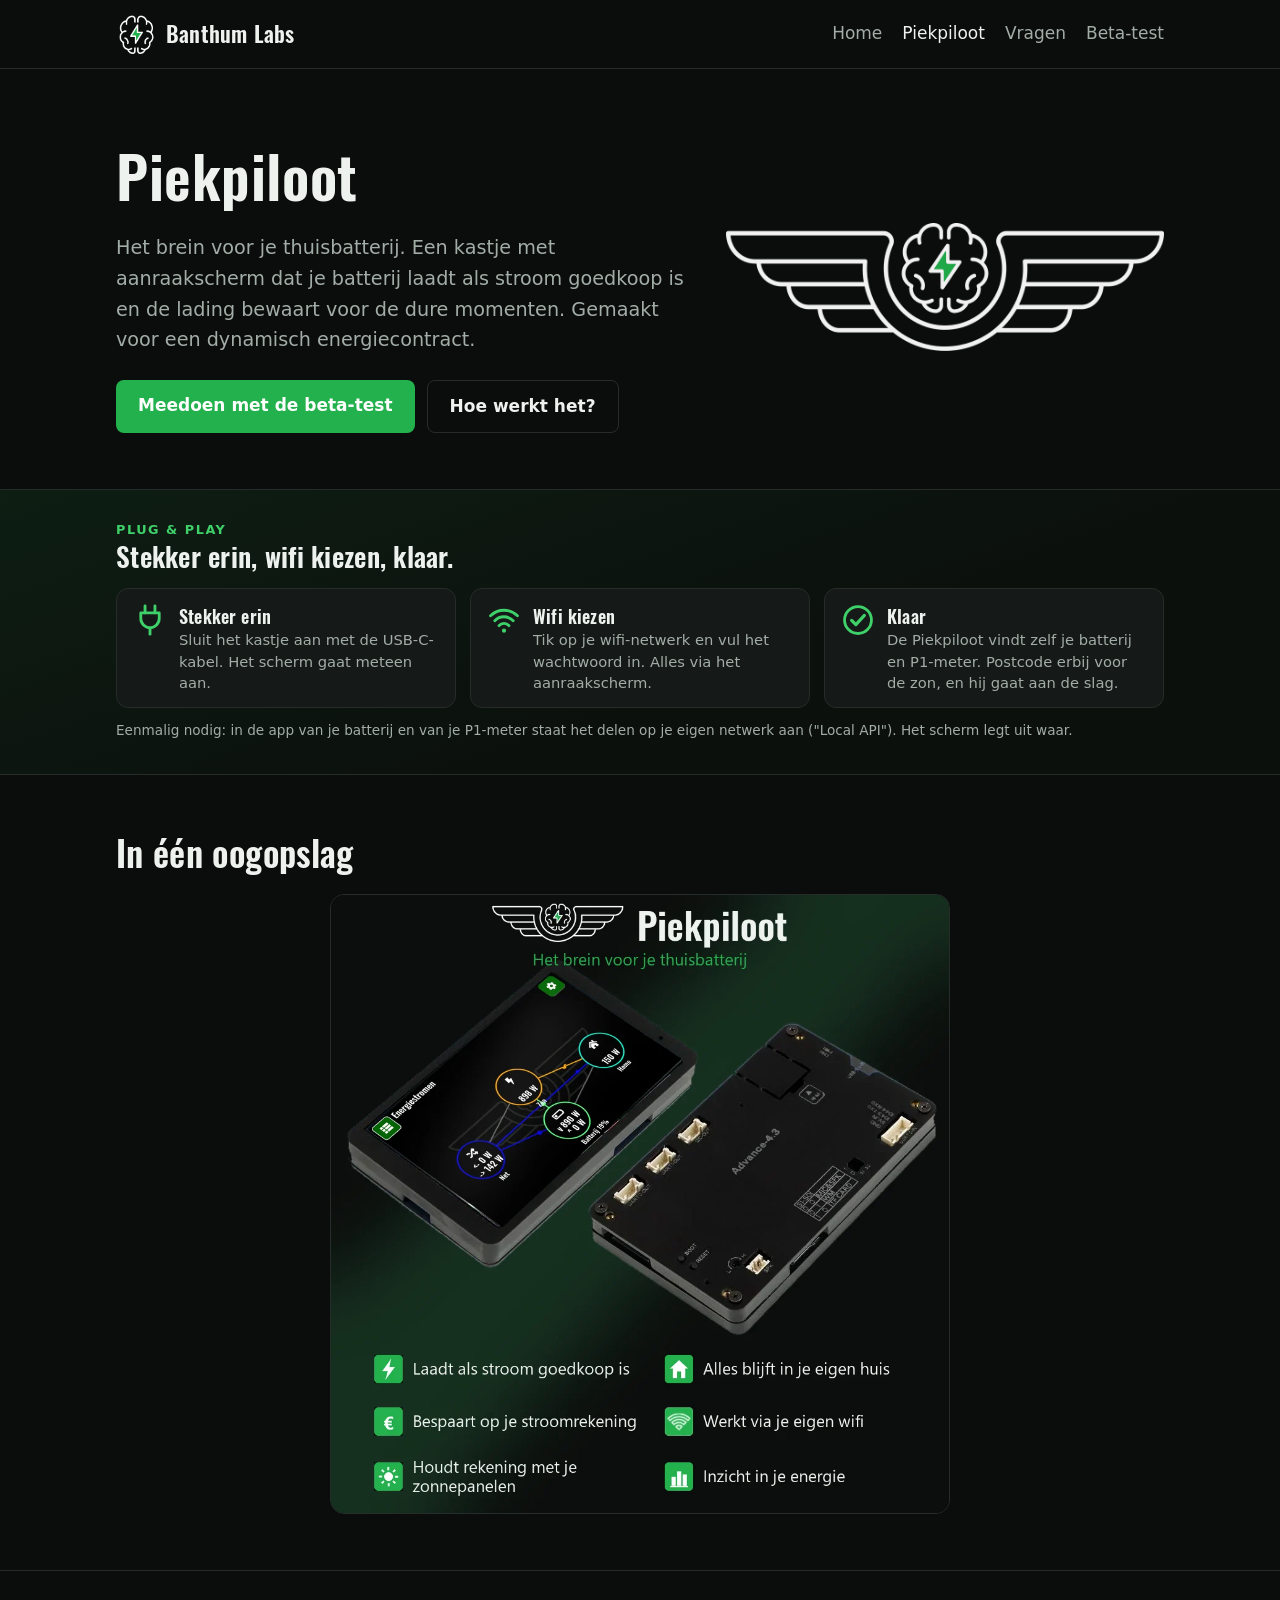
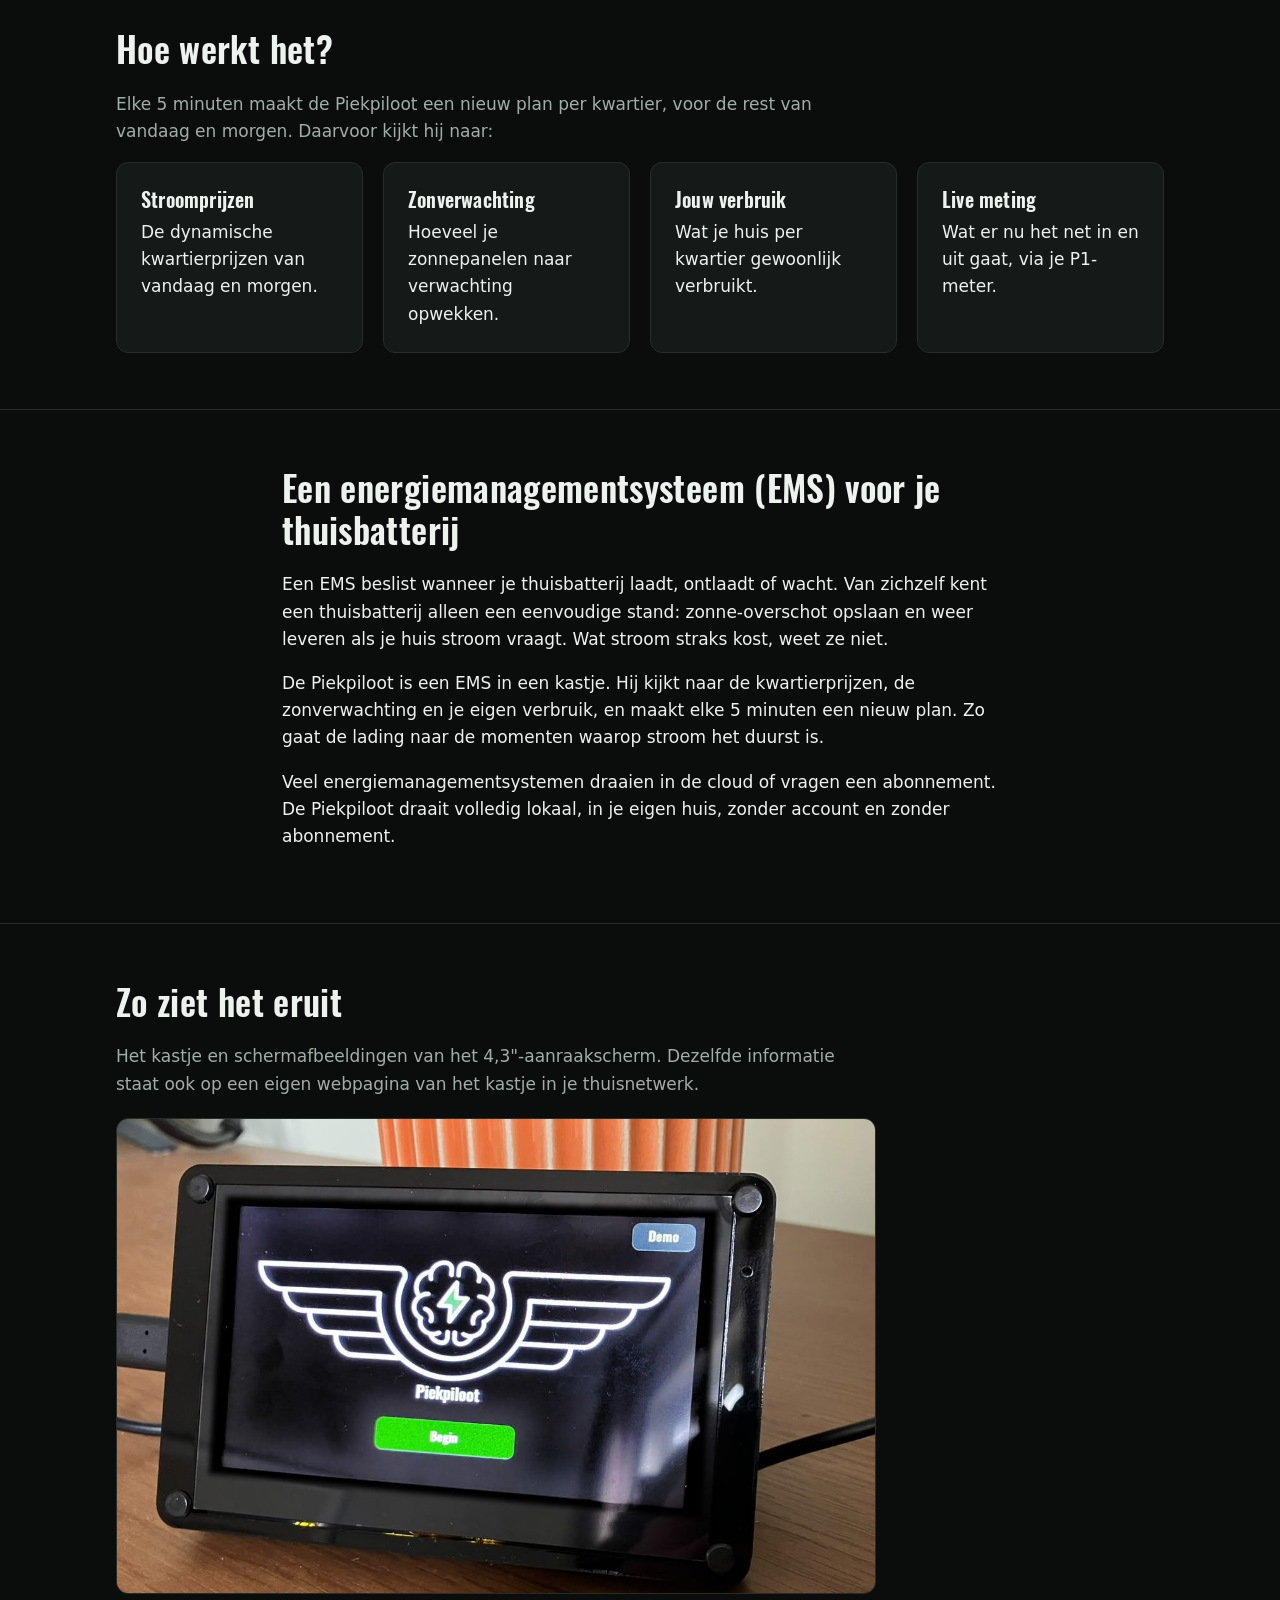
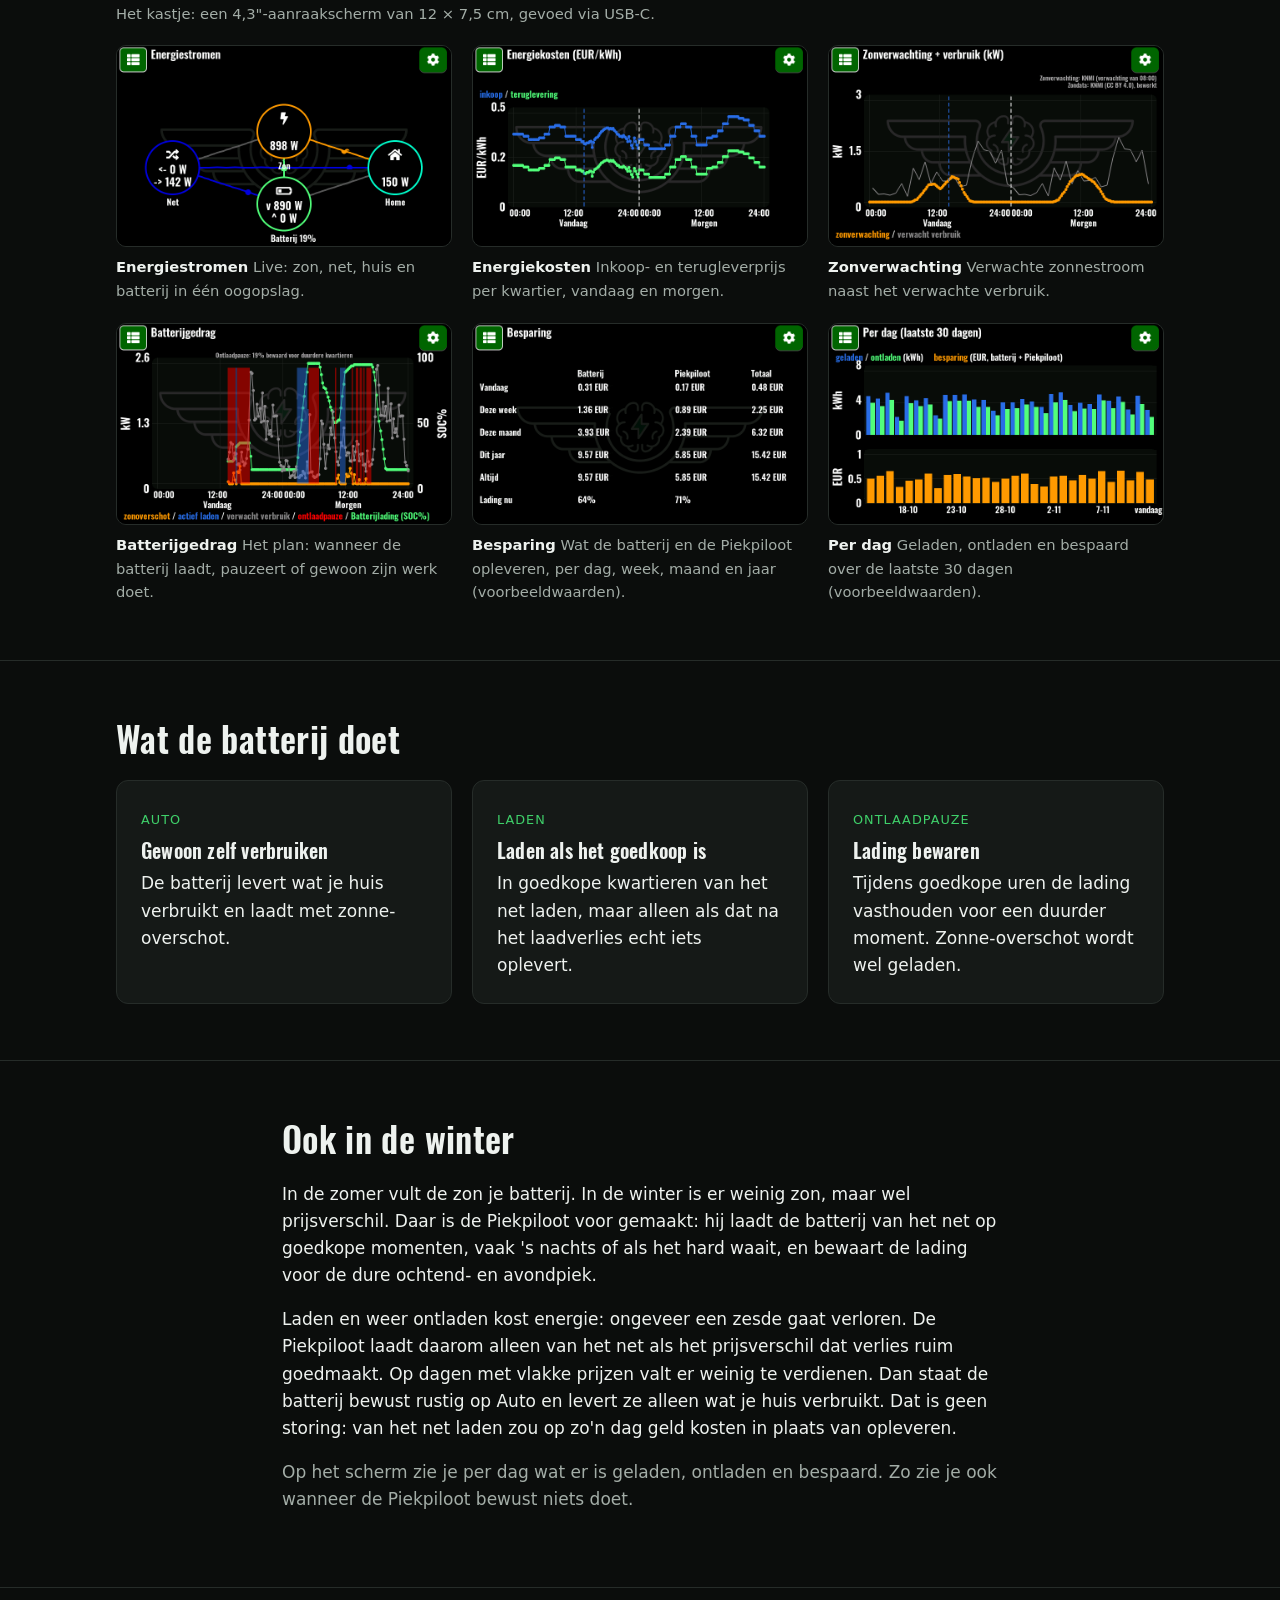
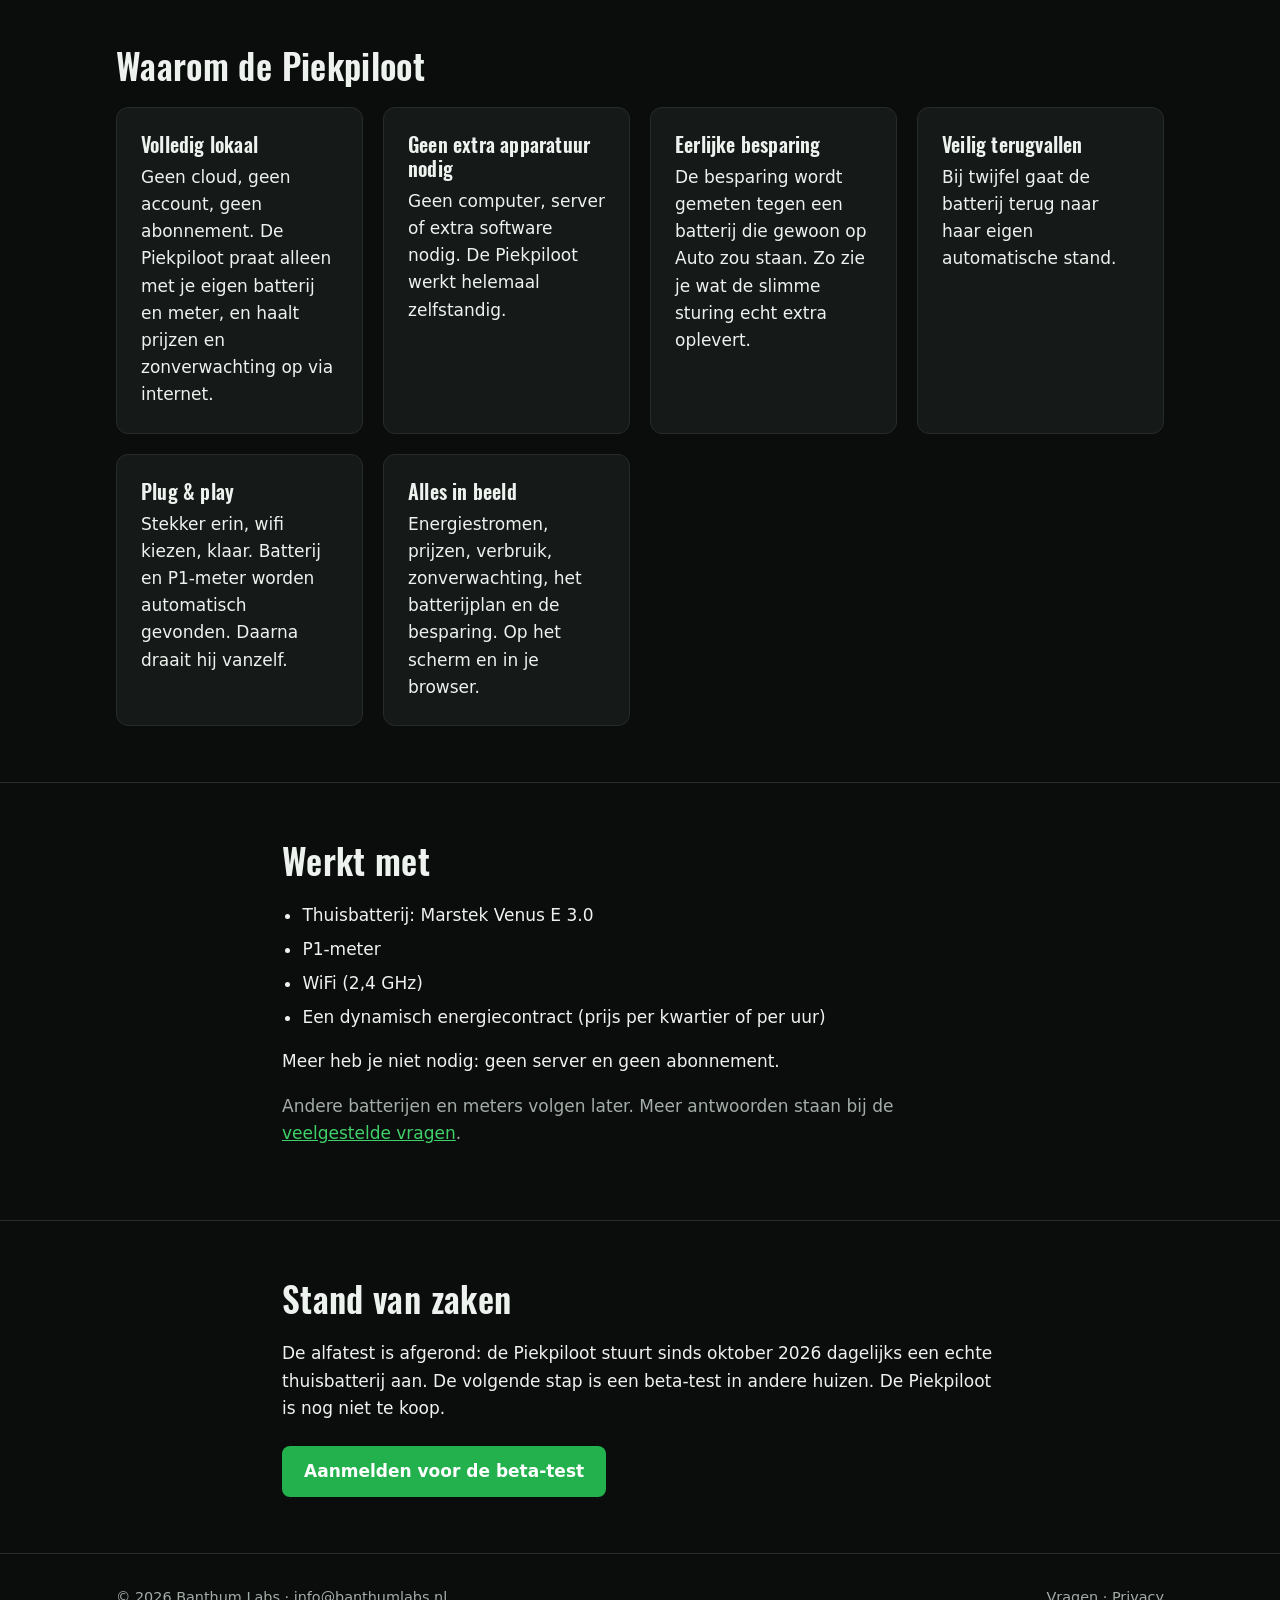
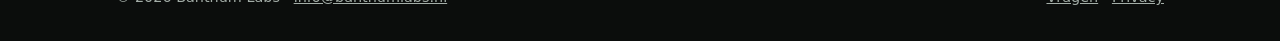
<file: piekpiloot.html>
<!doctype html>
<html lang="nl">
<head>
  <meta charset="utf-8">
  <meta name="viewport" content="width=device-width, initial-scale=1">
  <title>Piekpiloot - EMS voor je thuisbatterij op dynamische stroomprijzen</title>
  <meta name="description" content="De Piekpiloot is een lokaal energiemanagementsysteem (EMS) dat je Marstek Venus thuisbatterij slim aanstuurt op kwartierprijzen, zonverwachting en je eigen verbruik. Zonder cloud en zonder abonnement.">
  <link rel="canonical" href="https://banthumlabs.nl/piekpiloot.html">
  <link rel="icon" href="img/logo.png" type="image/png">
  <link rel="stylesheet" href="style.css?v=20261112b">
  <meta property="og:type" content="website">
  <meta property="og:locale" content="nl_NL">
  <meta property="og:site_name" content="Banthum Labs">
  <meta property="og:title" content="Piekpiloot - het brein voor je thuisbatterij">
  <meta property="og:description" content="Laadt je thuisbatterij als stroom goedkoop is en bewaart de lading voor dure momenten. Lokaal, zonder cloud en zonder abonnement.">
  <meta property="og:url" content="https://banthumlabs.nl/piekpiloot.html">
  <meta property="og:image" content="https://banthumlabs.nl/img/og-piekpiloot.png">
  <meta property="og:image:width" content="1200">
  <meta property="og:image:height" content="630">
  <meta name="twitter:card" content="summary_large_image">
  <script type="application/ld+json">
  {
    "@context": "https://schema.org",
    "@type": "Product",
    "name": "Piekpiloot",
    "description": "Kastje met aanraakscherm dat een thuisbatterij slim aanstuurt op kwartierprijzen, zonverwachting en eigen verbruik. Volledig lokaal, zonder cloud.",
    "image": "https://banthumlabs.nl/img/og-piekpiloot.png",
    "url": "https://banthumlabs.nl/piekpiloot.html",
    "brand": { "@type": "Brand", "name": "Banthum Labs" },
    "category": "Energiebeheer voor thuisbatterijen"
  }
  </script>
</head>
<body>

<header class="kop">
  <div class="binnen">
    <a class="merk" href="index.html"><img src="img/logo.png" alt="">Banthum Labs</a>
    <nav class="menu">
      <a href="index.html">Home</a>
      <a href="piekpiloot.html" aria-current="page">Piekpiloot</a>
      <a href="faq.html">Vragen</a>
      <a href="beta.html">Beta-test</a>
    </nav>
  </div>
</header>

<main>

  <section class="held">
    <div class="binnen">
      <div>
        <h1>Piekpiloot</h1>
        <p class="groot">Het brein voor je thuisbatterij. Een kastje met aanraakscherm dat je batterij laadt als stroom goedkoop is en de lading bewaart voor de dure momenten. Gemaakt voor een dynamisch energiecontract.</p>
        <div class="knoppen">
          <a class="knop" href="beta.html">Meedoen met de beta-test</a>
          <a class="knop rustig" href="#hoe">Hoe werkt het?</a>
        </div>
      </div>
      <img class="beeld breed" src="img/piekpiloot.png" alt="Logo van de Piekpiloot: brein met groene bliksem tussen vleugels">
    </div>
  </section>

  <section class="sectie plugplay">
    <div class="binnen">
      <h2 class="pp-titel"><span class="pp-kicker">Plug &amp; play</span> Stekker erin, wifi kiezen, klaar.</h2>
      <ol class="pp-stappen">
        <li>
          <svg class="pp-icoon" width="34" height="34" viewBox="0 0 48 48" fill="none" stroke="#3fd06a" stroke-linecap="round" stroke-linejoin="round" aria-hidden="true"><path d="M17 4v10M31 4v10" stroke-width="4"/><path d="M11 14h26v8a13 13 0 0 1-26 0z" stroke-width="4"/><path d="M24 35v9" stroke-width="4"/></svg>
          <h3>Stekker erin</h3>
          <p>Sluit het kastje aan met de USB-C-kabel. Het scherm gaat meteen aan.</p>
        </li>
        <li>
          <svg class="pp-icoon" width="34" height="34" viewBox="0 0 48 48" fill="none" stroke="#3fd06a" stroke-linecap="round" stroke-linejoin="round" aria-hidden="true"><path d="M5 18a27 27 0 0 1 38 0M11 25a18 18 0 0 1 26 0M17 32a9 9 0 0 1 14 0" stroke-width="4"/><circle cx="24" cy="39" r="3" class="vol" fill="#3fd06a" stroke="none"/></svg>
          <h3>Wifi kiezen</h3>
          <p>Tik op je wifi-netwerk en vul het wachtwoord in. Alles via het aanraakscherm.</p>
        </li>
        <li>
          <svg class="pp-icoon" width="34" height="34" viewBox="0 0 48 48" fill="none" stroke="#3fd06a" stroke-linecap="round" stroke-linejoin="round" aria-hidden="true"><circle cx="24" cy="24" r="19" stroke-width="4"/><path d="M15 24.5l6 6 12-13" stroke-width="4.5"/></svg>
          <h3>Klaar</h3>
          <p>De Piekpiloot vindt zelf je batterij en P1-meter. Postcode erbij voor de zon, en hij gaat aan de slag.</p>
        </li>
      </ol>
      <p class="pp-voet">Eenmalig nodig: in de app van je batterij en van je P1-meter staat het delen op je eigen netwerk aan ("Local API"). Het scherm legt uit waar.</p>
    </div>
  </section>

  <section class="sectie">
    <div class="binnen">
      <h2>In één oogopslag</h2>
      <figure class="overzicht">
        <img src="img/piekpiloot_overzicht.webp" width="1000" height="1000" loading="lazy" alt="De Piekpiloot: laadt als stroom goedkoop is, bespaart op je stroomrekening, houdt rekening met je zonnepanelen, alles blijft in je eigen huis, werkt via je eigen wifi en geeft inzicht in je energie">
      </figure>
    </div>
  </section>

  <section class="sectie" id="hoe">
    <div class="binnen">
      <h2>Hoe werkt het?</h2>
      <p class="tekst zacht">Elke 5 minuten maakt de Piekpiloot een nieuw plan per kwartier, voor de rest van vandaag en morgen. Daarvoor kijkt hij naar:</p>
      <div class="kaarten">
        <div class="kaart">
          <h3>Stroomprijzen</h3>
          <p>De dynamische kwartierprijzen van vandaag en morgen.</p>
        </div>
        <div class="kaart">
          <h3>Zonverwachting</h3>
          <p>Hoeveel je zonnepanelen naar verwachting opwekken.</p>
        </div>
        <div class="kaart">
          <h3>Jouw verbruik</h3>
          <p>Wat je huis per kwartier gewoonlijk verbruikt.</p>
        </div>
        <div class="kaart">
          <h3>Live meting</h3>
          <p>Wat er nu het net in en uit gaat, via je P1-meter.</p>
        </div>
      </div>
    </div>
  </section>

  <section class="sectie" id="ems">
    <div class="binnen tekst">
      <h2>Een energiemanagementsysteem (EMS) voor je thuisbatterij</h2>
      <p>Een EMS beslist wanneer je thuisbatterij laadt, ontlaadt of wacht. Van zichzelf kent een thuisbatterij alleen een eenvoudige stand: zonne-overschot opslaan en weer leveren als je huis stroom vraagt. Wat stroom straks kost, weet ze niet.</p>
      <p>De Piekpiloot is een EMS in een kastje. Hij kijkt naar de kwartierprijzen, de zonverwachting en je eigen verbruik, en maakt elke 5 minuten een nieuw plan. Zo gaat de lading naar de momenten waarop stroom het duurst is.</p>
      <p>Veel energiemanagementsystemen draaien in de cloud of vragen een abonnement. De Piekpiloot draait volledig lokaal, in je eigen huis, zonder account en zonder abonnement.</p>
    </div>
  </section>

  <section class="sectie" id="schermen">
    <div class="binnen">
      <h2>Zo ziet het eruit</h2>
      <p class="tekst zacht">Het kastje en schermafbeeldingen van het 4,3"-aanraakscherm. Dezelfde informatie staat ook op een eigen webpagina van het kastje in je thuisnetwerk.</p>
      <figure class="foto">
        <img src="img/foto/piekpiloot_voorkant.jpg" width="1200" height="750" loading="lazy" alt="Het kastje van de Piekpiloot op tafel, met het welkomstscherm">
        <figcaption>Het kastje: een 4,3"-aanraakscherm van 12 &times; 7,5 cm, gevoed via USB-C.</figcaption>
      </figure>
      <div class="schermen">
        <figure class="scherm">
          <img src="img/scherm/energiestromen.png" width="800" height="480" loading="lazy" alt="Scherm Energiestromen van de Piekpiloot">
          <figcaption><strong>Energiestromen</strong> Live: zon, net, huis en batterij in één oogopslag.</figcaption>
        </figure>
        <figure class="scherm">
          <img src="img/scherm/energiekosten.png" width="800" height="480" loading="lazy" alt="Scherm Energiekosten van de Piekpiloot">
          <figcaption><strong>Energiekosten</strong> Inkoop- en terugleverprijs per kwartier, vandaag en morgen.</figcaption>
        </figure>
        <figure class="scherm">
          <img src="img/scherm/zon.png" width="800" height="480" loading="lazy" alt="Scherm Zonverwachting van de Piekpiloot">
          <figcaption><strong>Zonverwachting</strong> Verwachte zonnestroom naast het verwachte verbruik.</figcaption>
        </figure>
        <figure class="scherm">
          <img src="img/scherm/batterijgedrag.png" width="800" height="480" loading="lazy" alt="Scherm Batterijgedrag van de Piekpiloot">
          <figcaption><strong>Batterijgedrag</strong> Het plan: wanneer de batterij laadt, pauzeert of gewoon zijn werk doet.</figcaption>
        </figure>
        <figure class="scherm">
          <img src="img/scherm/besparing.png" width="800" height="480" loading="lazy" alt="Scherm Besparing van de Piekpiloot">
          <figcaption><strong>Besparing</strong> Wat de batterij en de Piekpiloot opleveren, per dag, week, maand en jaar (voorbeeldwaarden).</figcaption>
        </figure>
        <figure class="scherm">
          <img src="img/scherm/per-dag.png" width="800" height="480" loading="lazy" alt="Scherm Per dag van de Piekpiloot">
          <figcaption><strong>Per dag</strong> Geladen, ontladen en bespaard over de laatste 30 dagen (voorbeeldwaarden).</figcaption>
        </figure>
      </div>
    </div>
  </section>

  <section class="sectie">
    <div class="binnen">
      <h2>Wat de batterij doet</h2>
      <div class="kaarten">
        <div class="kaart">
          <span class="label">Auto</span>
          <h3>Gewoon zelf verbruiken</h3>
          <p>De batterij levert wat je huis verbruikt en laadt met zonne-overschot.</p>
        </div>
        <div class="kaart">
          <span class="label">Laden</span>
          <h3>Laden als het goedkoop is</h3>
          <p>In goedkope kwartieren van het net laden, maar alleen als dat na het laadverlies echt iets oplevert.</p>
        </div>
        <div class="kaart">
          <span class="label">Ontlaadpauze</span>
          <h3>Lading bewaren</h3>
          <p>Tijdens goedkope uren de lading vasthouden voor een duurder moment. Zonne-overschot wordt wel geladen.</p>
        </div>
      </div>
    </div>
  </section>

  <section class="sectie" id="winter">
    <div class="binnen tekst">
      <h2>Ook in de winter</h2>
      <p>In de zomer vult de zon je batterij. In de winter is er weinig zon, maar wel prijsverschil. Daar is de Piekpiloot voor gemaakt: hij laadt de batterij van het net op goedkope momenten, vaak 's nachts of als het hard waait, en bewaart de lading voor de dure ochtend- en avondpiek.</p>
      <p>Laden en weer ontladen kost energie: ongeveer een zesde gaat verloren. De Piekpiloot laadt daarom alleen van het net als het prijsverschil dat verlies ruim goedmaakt. Op dagen met vlakke prijzen valt er weinig te verdienen. Dan staat de batterij bewust rustig op Auto en levert ze alleen wat je huis verbruikt. Dat is geen storing: van het net laden zou op zo'n dag geld kosten in plaats van opleveren.</p>
      <p class="zacht">Op het scherm zie je per dag wat er is geladen, ontladen en bespaard. Zo zie je ook wanneer de Piekpiloot bewust niets doet.</p>
    </div>
  </section>

  <section class="sectie">
    <div class="binnen">
      <h2>Waarom de Piekpiloot</h2>
      <div class="kaarten">
        <div class="kaart">
          <h3>Volledig lokaal</h3>
          <p>Geen cloud, geen account, geen abonnement. De Piekpiloot praat alleen met je eigen batterij en meter, en haalt prijzen en zonverwachting op via internet.</p>
        </div>
        <div class="kaart">
          <h3>Geen extra apparatuur nodig</h3>
          <p>Geen computer, server of extra software nodig. De Piekpiloot werkt helemaal zelfstandig.</p>
        </div>
        <div class="kaart">
          <h3>Eerlijke besparing</h3>
          <p>De besparing wordt gemeten tegen een batterij die gewoon op Auto zou staan. Zo zie je wat de slimme sturing echt extra oplevert.</p>
        </div>
        <div class="kaart">
          <h3>Veilig terugvallen</h3>
          <p>Bij twijfel gaat de batterij terug naar haar eigen automatische stand.</p>
        </div>
        <div class="kaart">
          <h3>Plug &amp; play</h3>
          <p>Stekker erin, wifi kiezen, klaar. Batterij en P1-meter worden automatisch gevonden. Daarna draait hij vanzelf.</p>
        </div>
        <div class="kaart">
          <h3>Alles in beeld</h3>
          <p>Energiestromen, prijzen, verbruik, zonverwachting, het batterijplan en de besparing. Op het scherm en in je browser.</p>
        </div>
      </div>
    </div>
  </section>

  <section class="sectie">
    <div class="binnen tekst">
      <h2>Werkt met</h2>
      <ul class="lijst">
        <li>Thuisbatterij: Marstek Venus E 3.0</li>
        <li>P1-meter</li>
        <li>WiFi (2,4 GHz)</li>
        <li>Een dynamisch energiecontract (prijs per kwartier of per uur)</li>
      </ul>
      <p>Meer heb je niet nodig: geen server en geen abonnement.</p>
      <p class="zacht">Andere batterijen en meters volgen later. Meer antwoorden staan bij de <a href="faq.html">veelgestelde vragen</a>.</p>
    </div>
  </section>

  <section class="sectie" id="interesse">
    <div class="binnen tekst">
      <h2>Stand van zaken</h2>
      <p>De alfatest is afgerond: de Piekpiloot stuurt sinds oktober 2026 dagelijks een echte thuisbatterij aan. De volgende stap is een beta-test in andere huizen. De Piekpiloot is nog niet te koop.</p>
      <div class="knoppen">
        <a class="knop" href="beta.html">Aanmelden voor de beta-test</a>
      </div>
    </div>
  </section>

</main>

<footer class="voet">
  <div class="binnen">
    <span>&copy; 2026 Banthum Labs &middot; <a href="mailto:info@banthumlabs.nl">info@banthumlabs.nl</a></span>
    <span><a href="faq.html">Vragen</a> &middot; <a href="privacy.html">Privacy</a></span>
  </div>
</footer>

<!-- Anonieme bezoekersteller (GoatCounter): geen cookies, geen persoonsgegevens -->
<script data-goatcounter="https://banthumlabs.goatcounter.com/count" async src="https://gc.zgo.at/count.js"></script>
</body>
</html>
</file>
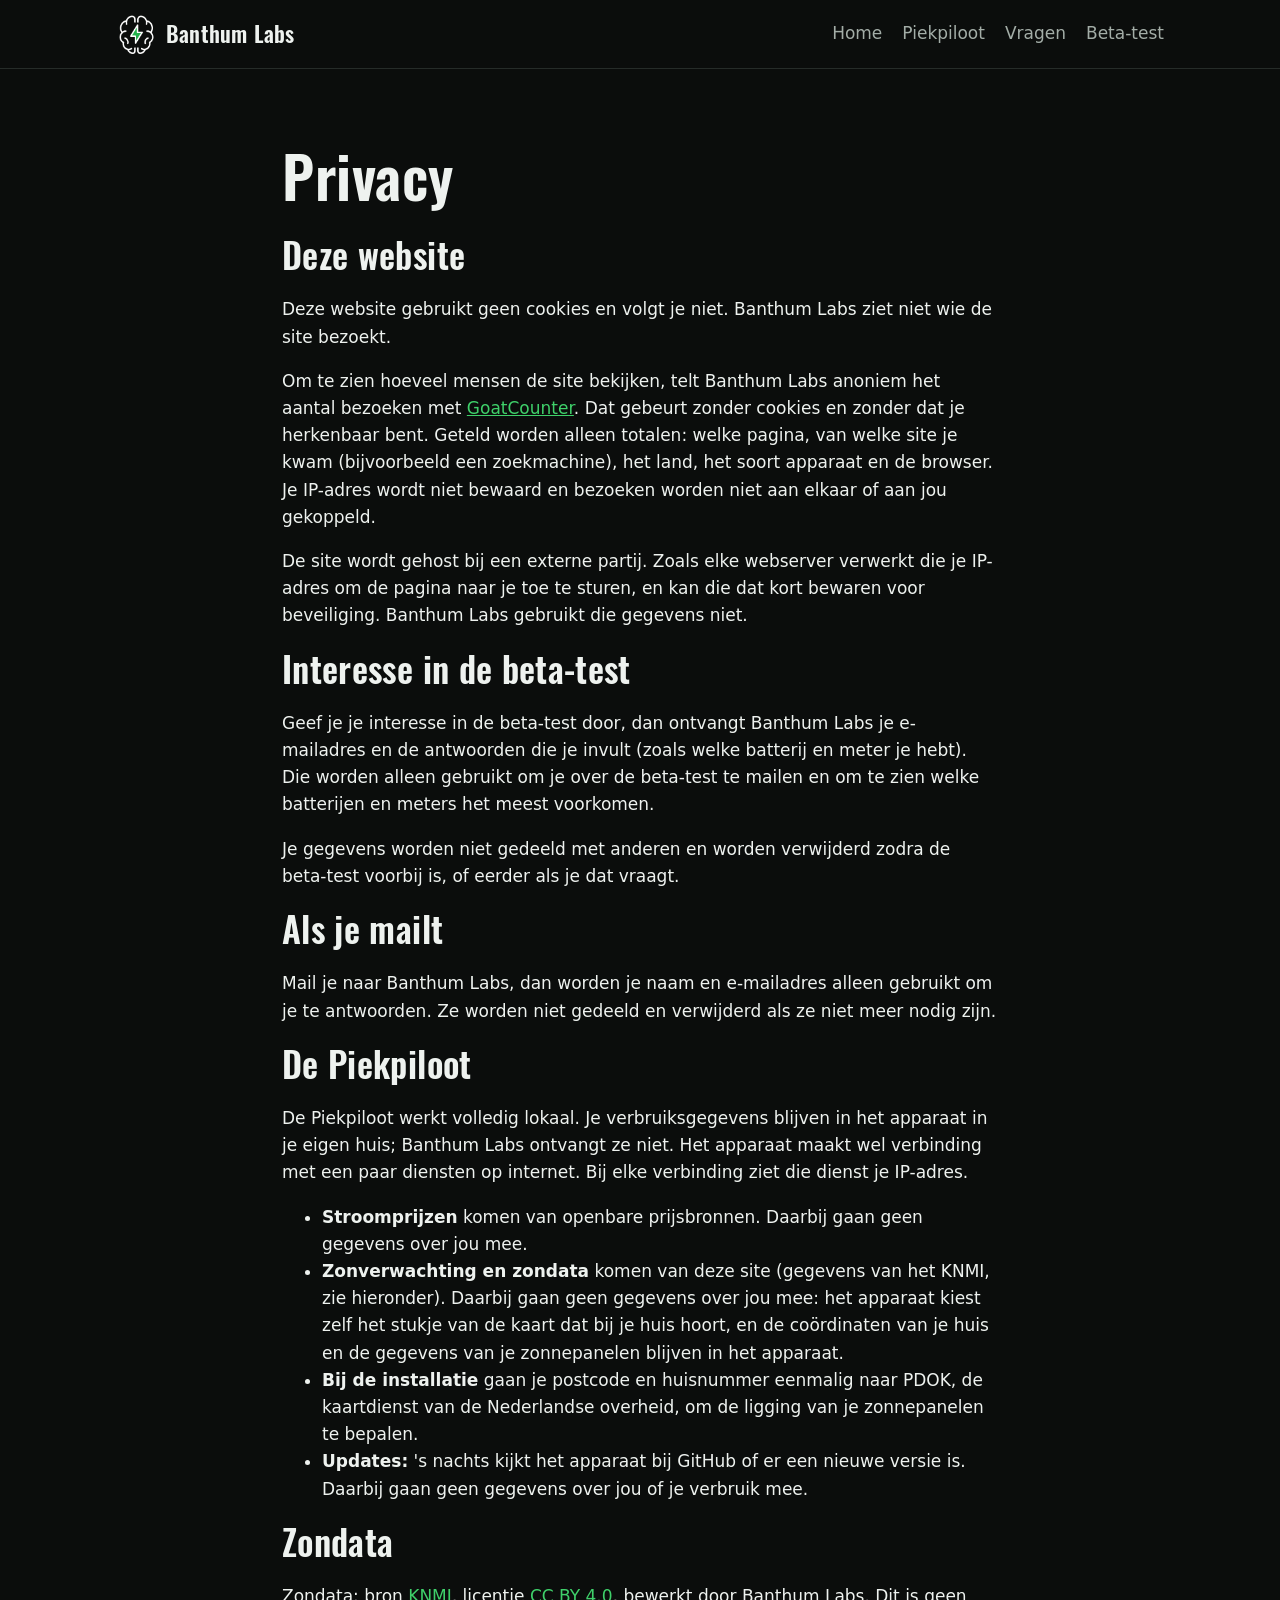
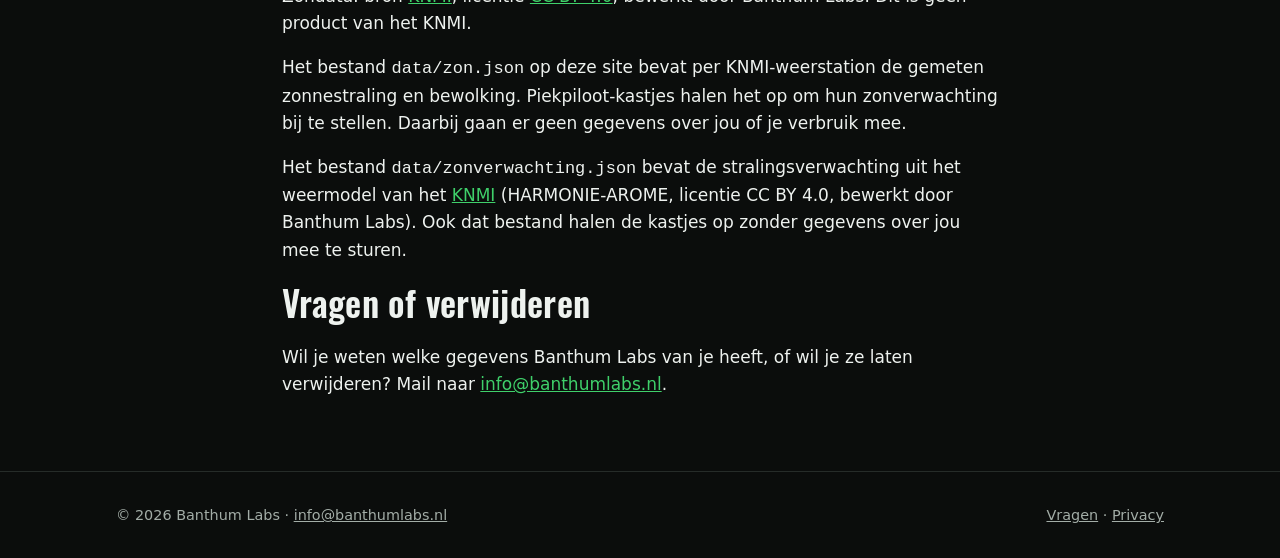
<file: privacy.html>
<!doctype html>
<html lang="nl">
<head>
  <meta charset="utf-8">
  <meta name="viewport" content="width=device-width, initial-scale=1">
  <title>Privacy - Banthum Labs</title>
  <meta name="description" content="Hoe Banthum Labs omgaat met je gegevens: geen cookies, alleen anonieme bezoekersaantallen, en gegevens van de beta-aanmelding alleen voor de beta-test.">
  <link rel="canonical" href="https://banthumlabs.nl/privacy.html">
  <link rel="icon" href="img/logo.png" type="image/png">
  <link rel="stylesheet" href="style.css?v=20261112b">
</head>
<body>

<header class="kop">
  <div class="binnen">
    <a class="merk" href="index.html"><img src="img/logo.png" alt="">Banthum Labs</a>
    <nav class="menu">
      <a href="index.html">Home</a>
      <a href="piekpiloot.html">Piekpiloot</a>
      <a href="faq.html">Vragen</a>
      <a href="beta.html">Beta-test</a>
    </nav>
  </div>
</header>

<main>
  <section class="held">
    <div class="binnen tekst" style="display:block">
      <h1>Privacy</h1>

      <h2>Deze website</h2>
      <p>Deze website gebruikt geen cookies en volgt je niet. Banthum Labs ziet niet wie de site bezoekt.</p>
      <p>Om te zien hoeveel mensen de site bekijken, telt Banthum Labs anoniem het aantal bezoeken met <a href="https://www.goatcounter.com">GoatCounter</a>. Dat gebeurt zonder cookies en zonder dat je herkenbaar bent. Geteld worden alleen totalen: welke pagina, van welke site je kwam (bijvoorbeeld een zoekmachine), het land, het soort apparaat en de browser. Je IP-adres wordt niet bewaard en bezoeken worden niet aan elkaar of aan jou gekoppeld.</p>
      <p>De site wordt gehost bij een externe partij. Zoals elke webserver verwerkt die je IP-adres om de pagina naar je toe te sturen, en kan die dat kort bewaren voor beveiliging. Banthum Labs gebruikt die gegevens niet.</p>

      <h2>Interesse in de beta-test</h2>
      <p>Geef je je interesse in de beta-test door, dan ontvangt Banthum Labs je e-mailadres en de antwoorden die je invult (zoals welke batterij en meter je hebt). Die worden alleen gebruikt om je over de beta-test te mailen en om te zien welke batterijen en meters het meest voorkomen.</p>
      <p>Je gegevens worden niet gedeeld met anderen en worden verwijderd zodra de beta-test voorbij is, of eerder als je dat vraagt.</p>

      <h2>Als je mailt</h2>
      <p>Mail je naar Banthum Labs, dan worden je naam en e-mailadres alleen gebruikt om je te antwoorden. Ze worden niet gedeeld en verwijderd als ze niet meer nodig zijn.</p>

      <h2>De Piekpiloot</h2>
      <p>De Piekpiloot werkt volledig lokaal. Je verbruiksgegevens blijven in het apparaat in je eigen huis; Banthum Labs ontvangt ze niet. Het apparaat maakt wel verbinding met een paar diensten op internet. Bij elke verbinding ziet die dienst je IP-adres.</p>
      <ul>
        <li><strong>Stroomprijzen</strong> komen van openbare prijsbronnen. Daarbij gaan geen gegevens over jou mee.</li>
        <li><strong>Zonverwachting en zondata</strong> komen van deze site (gegevens van het KNMI, zie hieronder). Daarbij gaan geen gegevens over jou mee: het apparaat kiest zelf het stukje van de kaart dat bij je huis hoort, en de coördinaten van je huis en de gegevens van je zonnepanelen blijven in het apparaat.</li>
        <li><strong>Bij de installatie</strong> gaan je postcode en huisnummer eenmalig naar PDOK, de kaartdienst van de Nederlandse overheid, om de ligging van je zonnepanelen te bepalen.</li>
        <li><strong>Updates:</strong> 's nachts kijkt het apparaat bij GitHub of er een nieuwe versie is. Daarbij gaan geen gegevens over jou of je verbruik mee.</li>
      </ul>

      <h2>Zondata</h2>
      <p>Zondata: bron <a href="https://dataplatform.knmi.nl/dataset/10-minute-in-situ-meteorological-observations-1-0">KNMI</a>, licentie <a href="https://creativecommons.org/licenses/by/4.0/deed.nl">CC BY 4.0</a>, bewerkt door Banthum Labs. Dit is geen product van het KNMI.</p>
      <p>Het bestand <code>data/zon.json</code> op deze site bevat per KNMI-weerstation de gemeten zonnestraling en bewolking. Piekpiloot-kastjes halen het op om hun zonverwachting bij te stellen. Daarbij gaan er geen gegevens over jou of je verbruik mee.</p>
      <p>Het bestand <code>data/zonverwachting.json</code> bevat de stralingsverwachting uit het weermodel van het <a href="https://dataplatform.knmi.nl/dataset/harmonie-arome-cy43-p1-1-0">KNMI</a> (HARMONIE-AROME, licentie CC BY 4.0, bewerkt door Banthum Labs). Ook dat bestand halen de kastjes op zonder gegevens over jou mee te sturen.</p>

      <h2>Vragen of verwijderen</h2>
      <p>Wil je weten welke gegevens Banthum Labs van je heeft, of wil je ze laten verwijderen? Mail naar <a href="mailto:info@banthumlabs.nl">info@banthumlabs.nl</a>.</p>
    </div>
  </section>
</main>

<footer class="voet">
  <div class="binnen">
    <span>&copy; 2026 Banthum Labs &middot; <a href="mailto:info@banthumlabs.nl">info@banthumlabs.nl</a></span>
    <span><a href="faq.html">Vragen</a> &middot; <a href="privacy.html" aria-current="page">Privacy</a></span>
  </div>
</footer>

<!-- Anonieme bezoekersteller (GoatCounter): geen cookies, geen persoonsgegevens -->
<script data-goatcounter="https://banthumlabs.goatcounter.com/count" async src="https://gc.zgo.at/count.js"></script>
</body>
</html>
</file>
<file: style.css>
/* Banthum Labs - zwarte stijl, zoals het dashboard van de Piekpiloot */

@font-face {
  font-family: "Oswald";
  src: url("fonts/Oswald-SemiBold.ttf") format("truetype");
  font-weight: 600;
  font-display: swap;
}

:root {
  --bg: #0b0d0c;
  --bg-kaart: #151917;
  --rand: #262c29;
  --tekst: #eef2ef;
  --tekst-zacht: #a3ada7;
  --groen: #23b14d;
  --groen-licht: #3fd06a;
  --breedte: 1080px;
}

* { box-sizing: border-box; }

html { -webkit-text-size-adjust: 100%; }

body {
  margin: 0;
  background: var(--bg);
  color: var(--tekst);
  font-family: system-ui, -apple-system, "Segoe UI", Roboto, sans-serif;
  font-size: 17px;
  line-height: 1.6;
}

h1, h2, h3, .merk {
  font-family: "Oswald", system-ui, sans-serif;
  font-weight: 600;
  letter-spacing: 0.01em;
  line-height: 1.2;
}

h1 { font-size: clamp(2.2rem, 6vw, 3.6rem); margin: 0 0 0.4em; }
h2 { font-size: clamp(1.6rem, 4vw, 2.2rem); margin: 0 0 0.6em; }
h3 { font-size: 1.25rem; margin: 0 0 0.4em; }

p { margin: 0 0 1em; }

a { color: var(--groen-licht); }
a:hover { color: var(--tekst); }

img { max-width: 100%; height: auto; }

.binnen {
  max-width: var(--breedte);
  margin: 0 auto;
  padding: 0 16px;
}

/* Kop */

.kop {
  border-bottom: 1px solid var(--rand);
}

.kop .binnen {
  display: flex;
  align-items: center;
  justify-content: space-between;
  gap: 16px;
  min-height: 68px;
}

.merk {
  display: flex;
  align-items: center;
  gap: 10px;
  color: var(--tekst);
  text-decoration: none;
  font-size: 1.35rem;
}

.merk img { width: 40px; height: 40px; }

.menu {
  display: flex;
  gap: 20px;
  flex-wrap: wrap;
}

.menu a {
  color: var(--tekst-zacht);
  text-decoration: none;
}

.menu a:hover,
.menu a[aria-current="page"] { color: var(--tekst); }

/* Blokken */

.held {
  padding: 72px 0 56px;
}

.held .binnen {
  display: grid;
  grid-template-columns: 1.3fr 1fr;
  gap: 40px;
  align-items: center;
}

.held p.groot {
  font-size: 1.2rem;
  color: var(--tekst-zacht);
  max-width: 34em;
}

.held .beeld {
  justify-self: center;
  width: min(320px, 70vw);
  opacity: 0.95;
}
/* breed logo (Piekpiloot, met vleugels) */
.held .beeld.breed { width: min(480px, 85vw); }

.sectie {
  padding: 56px 0;
  border-top: 1px solid var(--rand);
}

.kaarten {
  display: grid;
  grid-template-columns: repeat(auto-fit, minmax(240px, 1fr));
  gap: 20px;
}

.kaart {
  background: var(--bg-kaart);
  border: 1px solid var(--rand);
  border-radius: 12px;
  padding: 24px;
}

.kaart p:last-child { margin-bottom: 0; }

.kaart .label {
  display: inline-block;
  font-size: 0.8rem;
  color: var(--groen-licht);
  text-transform: uppercase;
  letter-spacing: 0.08em;
  margin-bottom: 8px;
}

.knop {
  display: inline-block;
  background: var(--groen);
  color: #fff;
  text-decoration: none;
  font-weight: 600;
  padding: 12px 22px;
  border-radius: 8px;
}

.knop:hover { background: var(--groen-licht); color: #fff; }

.knop.rustig {
  background: transparent;
  border: 1px solid var(--rand);
  color: var(--tekst);
}

.knop.rustig:hover { border-color: var(--tekst-zacht); }

.knoppen { display: flex; gap: 12px; flex-wrap: wrap; margin-top: 24px; }

.lijst {
  padding-left: 1.2em;
  margin: 0 0 1em;
}

.lijst li { margin-bottom: 0.4em; }

.zacht { color: var(--tekst-zacht); }

.tekst { max-width: 44em; }

.label-groot {
  display: inline-block;
  background: rgba(35, 177, 77, 0.15);
  color: var(--groen-licht);
  border: 1px solid rgba(35, 177, 77, 0.4);
  border-radius: 999px;
  padding: 6px 16px;
  font-size: 1rem;
  font-weight: 600;
  margin-bottom: 16px;
}

.twee {
  display: grid;
  grid-template-columns: 1fr 1fr;
  gap: 40px;
  align-items: start;
}

.knop.groot { font-size: 1.1rem; padding: 14px 26px; }

.klein { font-size: 0.9rem; margin-top: 12px; }

/* Stappen alfa - beta - verkoop */

.stappen {
  list-style: none;
  padding: 0;
  margin: 0;
  display: grid;
  grid-template-columns: repeat(3, 1fr);
  gap: 20px;
}

.stappen li {
  background: var(--bg-kaart);
  border: 1px solid var(--rand);
  border-top: 4px solid var(--rand);
  border-radius: 12px;
  padding: 20px 24px;
}

.stappen li p:last-child { margin-bottom: 0; }

.stappen .stap-status {
  display: inline-block;
  font-size: 0.8rem;
  text-transform: uppercase;
  letter-spacing: 0.08em;
  color: var(--tekst-zacht);
  margin-bottom: 8px;
}

.stappen li.klaar { border-top-color: var(--groen); }
.stappen li.klaar .stap-status { color: var(--groen-licht); }

.stappen li.nu {
  border-color: var(--groen);
  border-top-color: var(--groen-licht);
  box-shadow: 0 0 0 1px var(--groen) inset;
}
.stappen li.nu .stap-status { color: var(--groen-licht); font-weight: 600; }

/* Formulier */

.formulier label {
  display: block;
  margin: 16px 0 6px;
  font-weight: 600;
}

.formulier h2 { margin-bottom: 0; }

.formulier input[type="email"],
.formulier select,
.formulier textarea {
  width: 100%;
  background: var(--bg);
  color: var(--tekst);
  border: 1px solid var(--rand);
  border-radius: 8px;
  padding: 10px 12px;
  font: inherit;
}

.formulier input:focus,
.formulier select:focus,
.formulier textarea:focus {
  outline: 2px solid var(--groen);
  outline-offset: 1px;
}

.formulier .vinkje {
  display: flex;
  gap: 10px;
  align-items: flex-start;
  font-weight: 400;
  color: var(--tekst-zacht);
  margin: 20px 0;
}

.formulier .vinkje input { margin-top: 5px; accent-color: var(--groen); }

.formulier button { border: 0; cursor: pointer; font: inherit; font-weight: 600; }
.formulier button:disabled { opacity: 0.6; cursor: default; }

.verplicht { color: var(--groen-licht); }

.melding { margin: 16px 0 0; color: var(--groen-licht); }
.melding:empty { display: none; }
.melding.fout { color: #ff8a80; }

/* Veelgestelde vragen */

.vragen details {
  background: var(--bg-kaart);
  border: 1px solid var(--rand);
  border-radius: 12px;
  padding: 16px 20px;
  margin-bottom: 12px;
}

.vragen summary {
  cursor: pointer;
  font-weight: 600;
  font-size: 1.05rem;
}

.vragen details[open] summary { margin-bottom: 10px; }
.vragen details p:last-child { margin-bottom: 0; }

/* Voet */

.voet {
  border-top: 1px solid var(--rand);
  padding: 32px 0;
  color: var(--tekst-zacht);
  font-size: 0.9rem;
}

.voet .binnen {
  display: flex;
  justify-content: space-between;
  gap: 16px;
  flex-wrap: wrap;
}

.voet a { color: var(--tekst-zacht); }

@media (max-width: 760px) {
  .held { padding: 48px 0 40px; }
  .held .binnen { grid-template-columns: 1fr; }
  .twee { grid-template-columns: 1fr; }
  .stappen { grid-template-columns: 1fr; }
  .held .beeld { order: -1; width: 88px; justify-self: start; }
  .held .beeld.breed { width: min(260px, 70vw); }
  .kop .binnen { flex-wrap: wrap; padding-top: 12px; padding-bottom: 12px; }
}

/* schermafbeeldingen van het kastje (productpagina) */
.schermen {
  display: grid;
  grid-template-columns: repeat(auto-fit, minmax(300px, 1fr));
  gap: 20px;
  margin-top: 20px;
}
.scherm { margin: 0; }
.scherm img {
  display: block;
  width: 100%;
  height: auto;
  border: 1px solid var(--rand);
  border-radius: 10px;
}
.scherm figcaption {
  margin-top: 8px;
  font-size: 0.92rem;
  color: var(--tekst-zacht);
}
.scherm figcaption strong { color: var(--tekst); }

/* foto van het kastje (productpagina) */
.foto { margin: 20px 0 8px; max-width: 760px; }
.foto img {
  display: block;
  width: 100%;
  height: auto;
  border-radius: 12px;
  border: 1px solid var(--rand);
}
.foto figcaption {
  margin-top: 8px;
  font-size: 0.92rem;
  color: var(--tekst-zacht);
}

/* productkaart met foto (homepage) */
.kaart.product {
  display: grid;
  grid-template-columns: minmax(0, 1fr) minmax(0, 1fr);
  gap: 28px;
  align-items: center;
}
.kaart.product img {
  display: block;
  width: 100%;
  height: auto;
  border-radius: 10px;
}
@media (max-width: 760px) {
  .kaart.product { grid-template-columns: minmax(0, 1fr); gap: 16px; }
}

/* productafbeelding: productpagina (midden) en homepage (naast tekst) */
.overzicht { margin: 20px auto 0; max-width: 620px; }
.overzicht img, .uitgelicht img {
  display: block;
  width: 100%;
  height: auto;
  border-radius: 14px;
  border: 1px solid var(--rand);
}
.uitgelicht {
  display: grid;
  grid-template-columns: minmax(0, 5fr) minmax(0, 6fr);
  gap: 40px;
  align-items: center;
}
.uitgelicht h2 { margin-top: 0; }
@media (max-width: 760px) {
  .uitgelicht { grid-template-columns: minmax(0, 1fr); gap: 20px; }
}

/* Plug & play: stekker erin, wifi kiezen, klaar (compact, productpagina) */

.plugplay {
  background: linear-gradient(160deg, rgba(35,177,77,0.10), rgba(35,177,77,0.02) 60%);
  padding: 32px 0;
}
.pp-kicker {
  display: block;
  margin-bottom: 2px;
  font-family: system-ui, -apple-system, "Segoe UI", Roboto, sans-serif;
  color: var(--groen-licht);
  text-transform: uppercase;
  letter-spacing: 0.12em;
  font-size: 0.8rem;
  font-weight: 600;
}
.pp-titel { font-size: 1.7rem; margin: 0 0 16px; }
.pp-stappen {
  list-style: none;
  padding: 0;
  margin: 0;
  display: grid;
  grid-template-columns: repeat(3, minmax(0, 1fr));
  gap: 14px;
}
.pp-stappen li {
  display: grid;
  grid-template-columns: 34px minmax(0, 1fr);
  column-gap: 12px;
  align-items: start;
  background: var(--bg-kaart);
  border: 1px solid var(--rand);
  border-radius: 12px;
  padding: 14px 16px;
}
.pp-icoon {
  grid-row: span 2;
  width: 34px;
  height: 34px;
  fill: none;
  stroke: var(--groen-licht);
  stroke-linecap: round;
  stroke-linejoin: round;
}
.pp-icoon .vol { fill: var(--groen-licht); stroke: none; }
.pp-stappen h3 { font-size: 1.15rem; margin: 2px 0 2px; }
.pp-stappen p { margin: 0; font-size: 0.92rem; line-height: 1.45; color: var(--tekst-zacht); }
.pp-voet { margin: 12px 0 0; font-size: 0.85rem; color: var(--tekst-zacht); }
@media (max-width: 760px) {
  .pp-stappen { grid-template-columns: minmax(0, 1fr); gap: 10px; }
}
</file>
